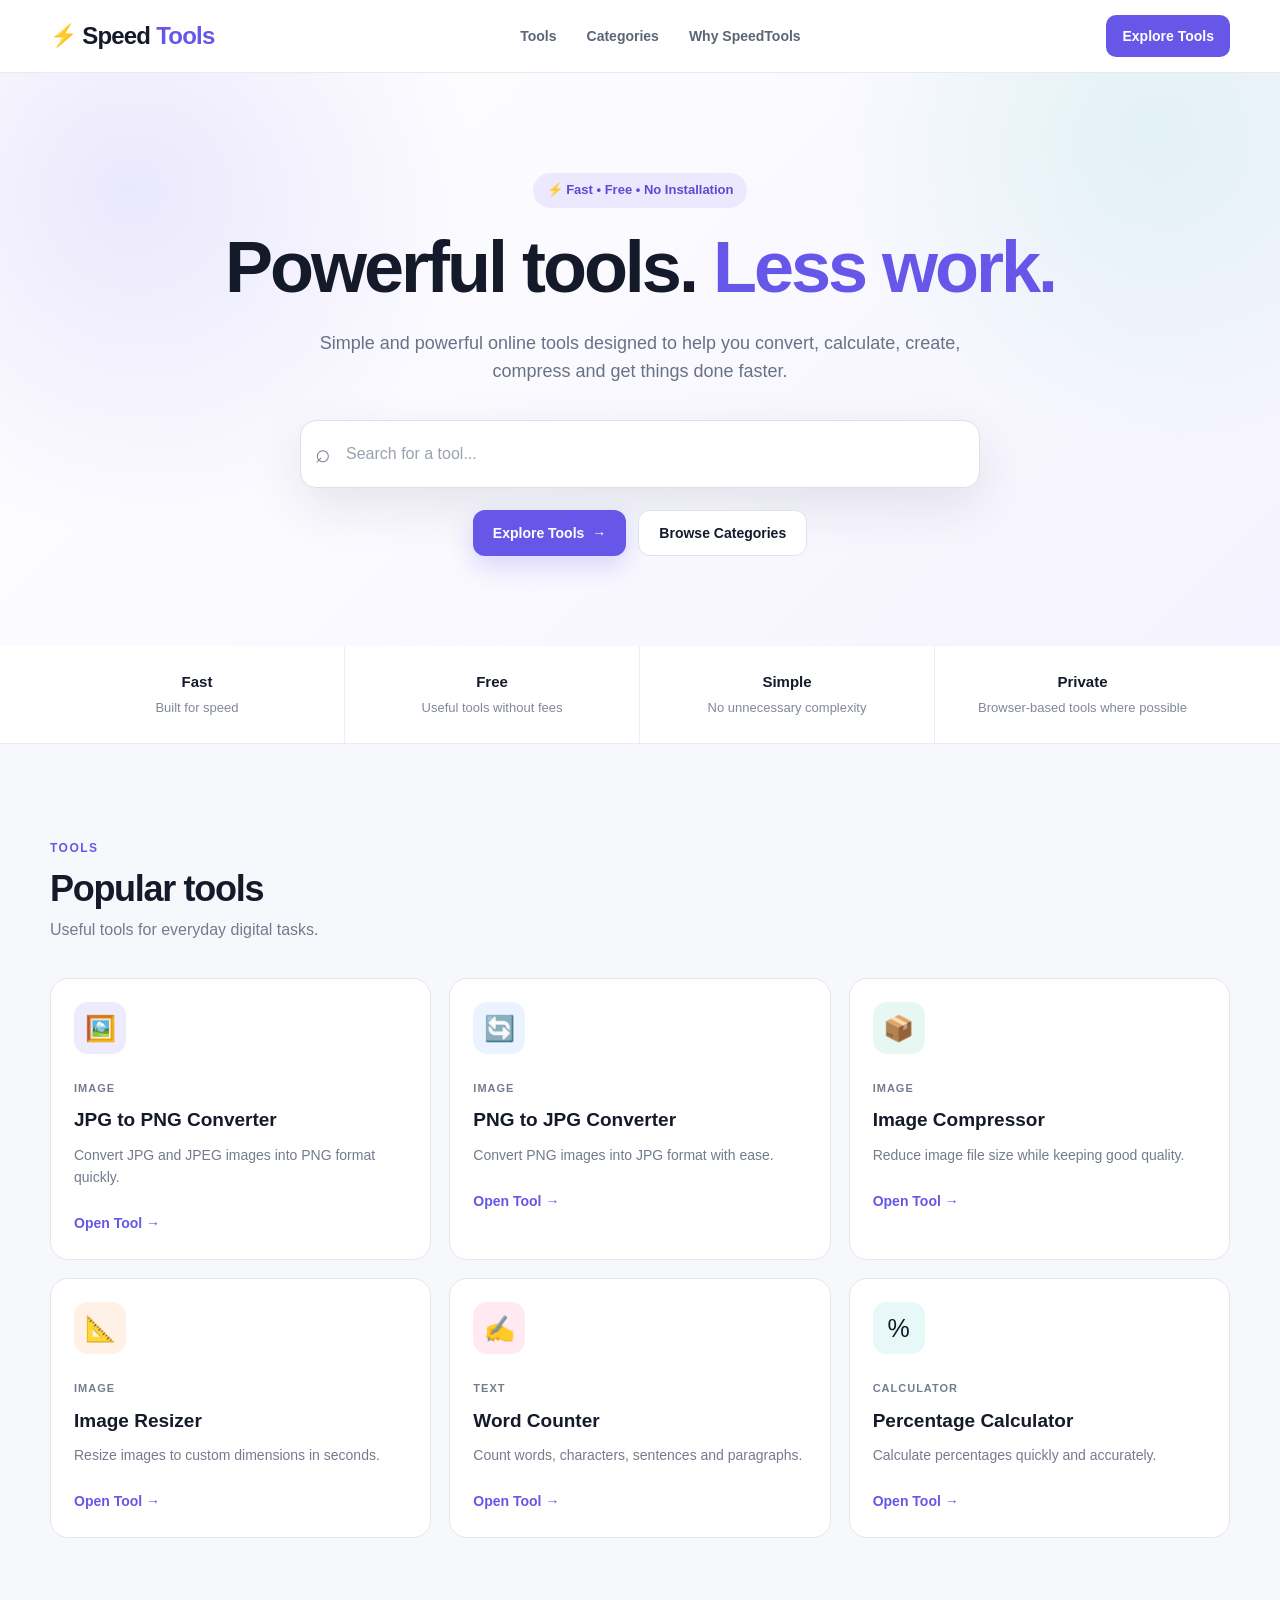
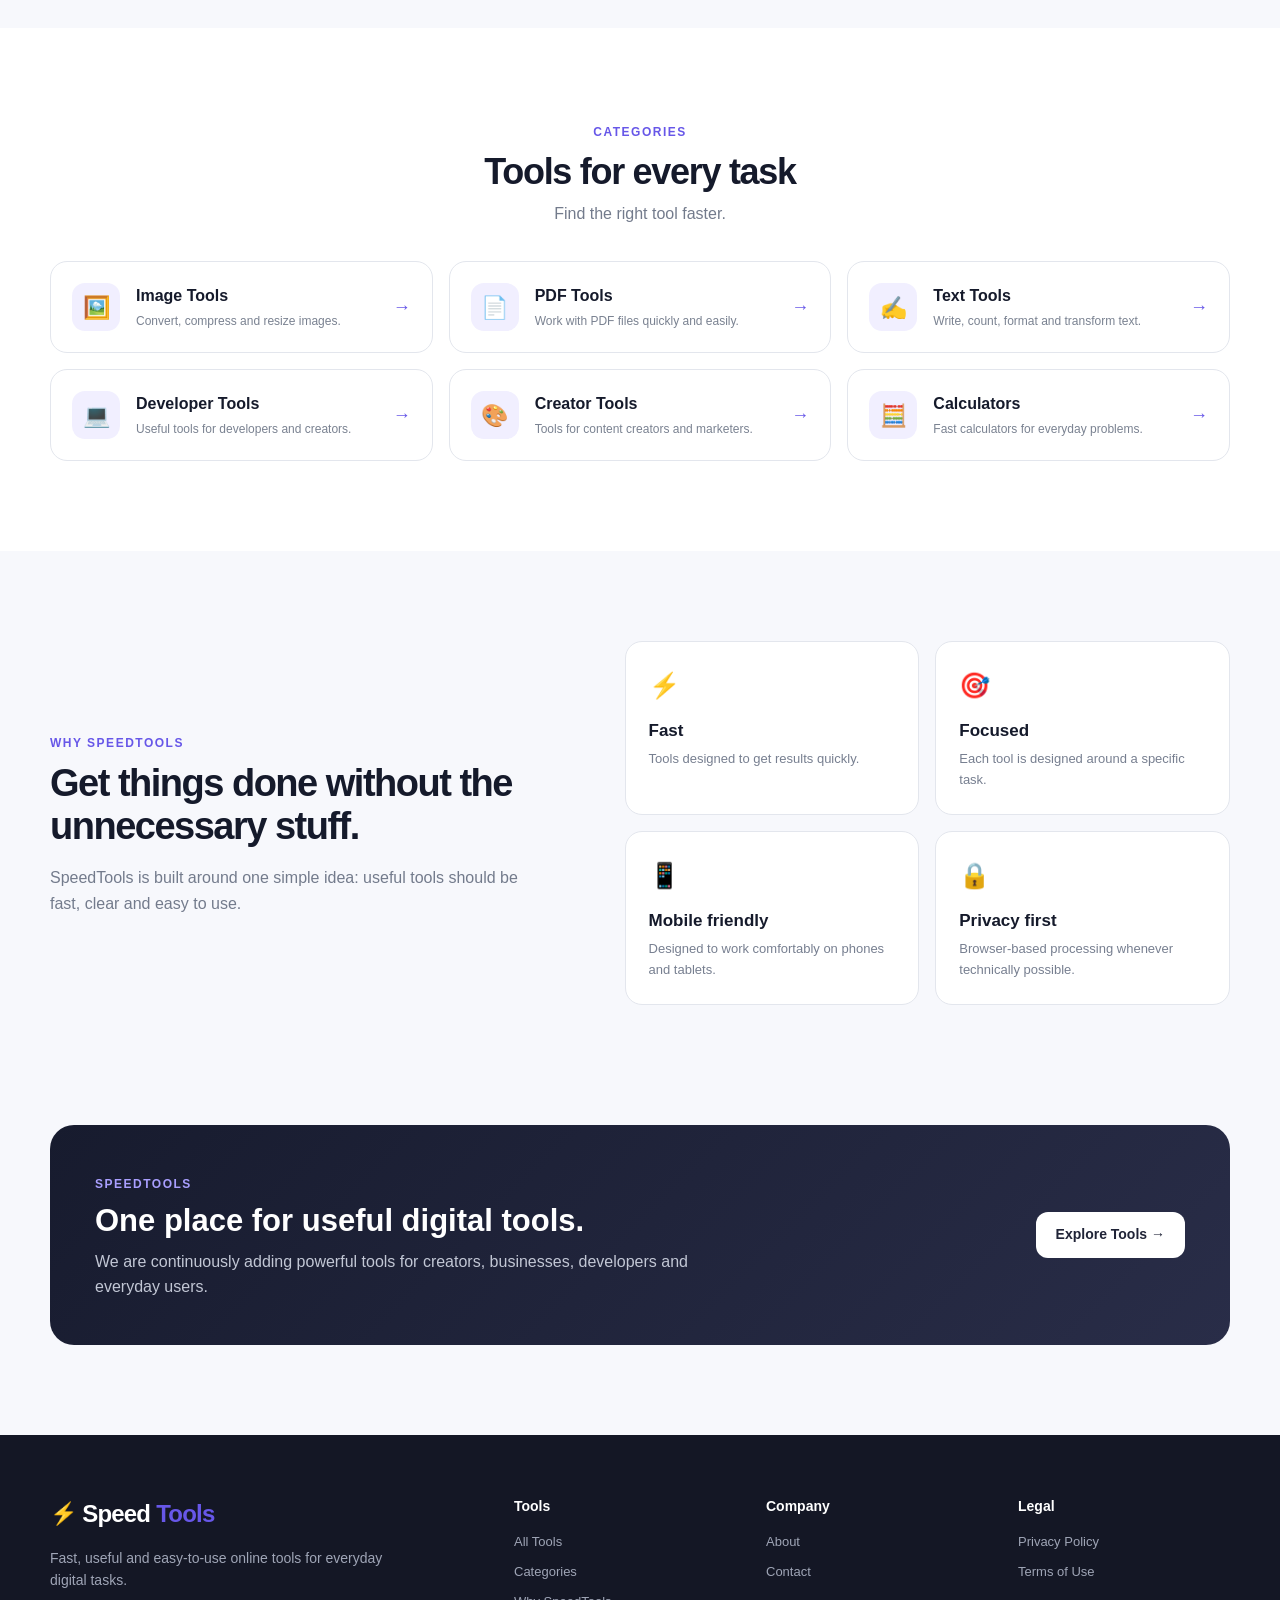
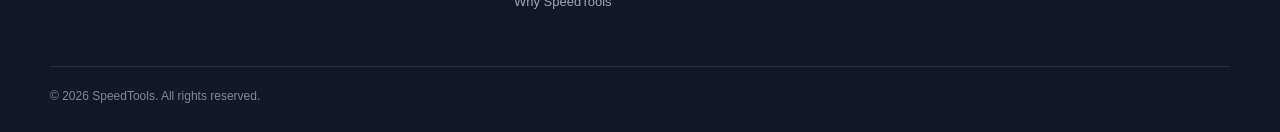
<file: index.html>
<!DOCTYPE html>
<html lang="en">
<head>

<meta charset="UTF-8">
<meta name="viewport" content="width=device-width, initial-scale=1.0">

<title>SpeedTools — Powerful Free Online Tools</title>

<meta
name="description"
content="SpeedTools provides fast, powerful and easy-to-use online tools for creators, businesses, developers and everyday users."
>

<meta
name="keywords"
content="online tools, free tools, image tools, PDF tools, text tools, creator tools, developer tools, calculators"
>

<meta name="robots" content="index, follow">

<link rel="stylesheet" href="css/style.css">

</head>

<body>

<!-- ================= HEADER ================= -->

<header class="site-header">

    <div class="container nav">

        <a href="index.html" class="logo">
            <span class="logo-symbol">⚡</span>
            Speed<span>Tools</span>
        </a>

        <nav class="nav-links">

            <a href="#tools">Tools</a>
            <a href="#categories">Categories</a>
            <a href="#why-us">Why SpeedTools</a>

        </nav>

        <a href="#tools" class="nav-button">
            Explore Tools
        </a>

    </div>

</header>


<!-- ================= HERO ================= -->

<main>

<section class="hero">

    <div class="container hero-content">

        <div class="hero-badge">
            ⚡ Fast • Free • No Installation
        </div>

        <h1>
            Powerful tools.
            <span>Less work.</span>
        </h1>

        <p class="hero-description">
            Simple and powerful online tools designed to help you
            convert, calculate, create, compress and get things done faster.
        </p>


        <div class="hero-search">

            <span class="search-icon">⌕</span>

            <input
                type="search"
                id="toolSearch"
                placeholder="Search for a tool..."
                autocomplete="off"
                aria-label="Search tools"
            >

        </div>


        <div class="hero-actions">

            <a href="#tools" class="button button-primary">
                Explore Tools
                <span>→</span>
            </a>

            <a href="#categories" class="button button-secondary">
                Browse Categories
            </a>

        </div>

    </div>

</section>


<!-- ================= TRUST BAR ================= -->

<section class="trust-section">

    <div class="container trust-grid">

        <div class="trust-item">
            <strong>Fast</strong>
            <span>Built for speed</span>
        </div>

        <div class="trust-item">
            <strong>Free</strong>
            <span>Useful tools without fees</span>
        </div>

        <div class="trust-item">
            <strong>Simple</strong>
            <span>No unnecessary complexity</span>
        </div>

        <div class="trust-item">
            <strong>Private</strong>
            <span>Browser-based tools where possible</span>
        </div>

    </div>

</section>


<!-- ================= POPULAR TOOLS ================= -->

<section id="tools" class="section">

    <div class="container">

        <div class="section-heading">

            <div>

                <span class="section-label">
                    TOOLS
                </span>

                <h2>
                    Popular tools
                </h2>

                <p>
                    Useful tools for everyday digital tasks.
                </p>

            </div>

        </div>


        <div class="tools-grid" id="toolsGrid">


            <!-- TOOL 1 -->

            <article
                class="tool-card"
                data-name="JPG to PNG Converter image converter"
                data-category="image"
            >

                <div class="tool-icon purple">
                    🖼️
                </div>

                <div class="tool-content">

                    <span class="tool-category">
                        Image
                    </span>

                    <h3>
                        JPG to PNG Converter
                    </h3>

                    <p>
                        Convert JPG and JPEG images into PNG format quickly.
                    </p>

                    <a
                        href="tools/jpg-to-png.html"
                        class="tool-button"
                    >
                        Open Tool →
                    </a>

                </div>

            </article>


            <!-- TOOL 2 -->

            <article
                class="tool-card"
                data-name="PNG to JPG Converter image converter"
                data-category="image"
            >

                <div class="tool-icon blue">
                    🔄
                </div>

                <div class="tool-content">

                    <span class="tool-category">
                        Image
                    </span>

                    <h3>
                        PNG to JPG Converter
                    </h3>

                    <p>
                        Convert PNG images into JPG format with ease.
                    </p>

                    <a
                        href="tools/png-to-jpg.html"
                        class="tool-button"
                    >
                        Open Tool →
                    </a>

                </div>

            </article>


            <!-- TOOL 3 -->

            <article
                class="tool-card"
                data-name="Image Compressor compress image"
                data-category="image"
            >

                <div class="tool-icon green">
                    📦
                </div>

                <div class="tool-content">

                    <span class="tool-category">
                        Image
                    </span>

                    <h3>
                        Image Compressor
                    </h3>

                    <p>
                        Reduce image file size while keeping good quality.
                    </p>

                    <a
                        href="tools/image-compressor.html"
                        class="tool-button"
                    >
                        Open Tool →
                    </a>

                </div>

            </article>


            <!-- TOOL 4 -->

            <article
                class="tool-card"
                data-name="Image Resizer resize image"
                data-category="image"
            >

                <div class="tool-icon orange">
                    📐
                </div>

                <div class="tool-content">

                    <span class="tool-category">
                        Image
                    </span>

                    <h3>
                        Image Resizer
                    </h3>

                    <p>
                        Resize images to custom dimensions in seconds.
                    </p>

                    <a
                        href="tools/image-resizer.html"
                        class="tool-button"
                    >
                        Open Tool →
                    </a>

                </div>

            </article>


            <!-- TOOL 5 -->

            <article
                class="tool-card"
                data-name="Word Counter text counter writing"
                data-category="text"
            >

                <div class="tool-icon pink">
                    ✍️
                </div>

                <div class="tool-content">

                    <span class="tool-category">
                        Text
                    </span>

                    <h3>
                        Word Counter
                    </h3>

                    <p>
                        Count words, characters, sentences and paragraphs.
                    </p>

                    <a
                        href="tools/word-counter.html"
                        class="tool-button"
                    >
                        Open Tool →
                    </a>

                </div>

            </article>


            <!-- TOOL 6 -->

            <article
                class="tool-card"
                data-name="Percentage Calculator calculator"
                data-category="calculator"
            >

                <div class="tool-icon teal">
                    %
                </div>

                <div class="tool-content">

                    <span class="tool-category">
                        Calculator
                    </span>

                    <h3>
                        Percentage Calculator
                    </h3>

                    <p>
                        Calculate percentages quickly and accurately.
                    </p>

                    <a
                        href="tools/percentage-calculator.html"
                        class="tool-button"
                    >
                        Open Tool →
                    </a>

                </div>

            </article>


        </div>


        <div id="noResults" class="no-results">

            <div class="no-results-icon">
                🔎
            </div>

            <h3>
                No tools found
            </h3>

            <p>
                Try another search term.
            </p>

        </div>


    </div>

</section>


<!-- ================= CATEGORIES ================= -->

<section id="categories" class="section categories-section">

    <div class="container">

        <div class="section-heading centered">

            <span class="section-label">
                CATEGORIES
            </span>

            <h2>
                Tools for every task
            </h2>

            <p>
                Find the right tool faster.
            </p>

        </div>


        <div class="category-grid">


            <a href="#tools" class="category-card">

                <div class="category-icon">
                    🖼️
                </div>

                <div>
                    <h3>Image Tools</h3>
                    <p>Convert, compress and resize images.</p>
                </div>

                <span>→</span>

            </a>


            <a href="#tools" class="category-card">

                <div class="category-icon">
                    📄
                </div>

                <div>
                    <h3>PDF Tools</h3>
                    <p>Work with PDF files quickly and easily.</p>
                </div>

                <span>→</span>

            </a>


            <a href="#tools" class="category-card">

                <div class="category-icon">
                    ✍️
                </div>

                <div>
                    <h3>Text Tools</h3>
                    <p>Write, count, format and transform text.</p>
                </div>

                <span>→</span>

            </a>


            <a href="#tools" class="category-card">

                <div class="category-icon">
                    💻
                </div>

                <div>
                    <h3>Developer Tools</h3>
                    <p>Useful tools for developers and creators.</p>
                </div>

                <span>→</span>

            </a>


            <a href="#tools" class="category-card">

                <div class="category-icon">
                    🎨
                </div>

                <div>
                    <h3>Creator Tools</h3>
                    <p>Tools for content creators and marketers.</p>
                </div>

                <span>→</span>

            </a>


            <a href="#tools" class="category-card">

                <div class="category-icon">
                    🧮
                </div>

                <div>
                    <h3>Calculators</h3>
                    <p>Fast calculators for everyday problems.</p>
                </div>

                <span>→</span>

            </a>


        </div>

    </div>

</section>


<!-- ================= WHY US ================= -->

<section id="why-us" class="section why-section">

    <div class="container">

        <div class="why-layout">

            <div class="why-text">

                <span class="section-label">
                    WHY SPEEDTOOLS
                </span>

                <h2>
                    Get things done without the unnecessary stuff.
                </h2>

                <p>
                    SpeedTools is built around one simple idea:
                    useful tools should be fast, clear and easy to use.
                </p>

            </div>


            <div class="benefits-grid">


                <div class="benefit">

                    <div class="benefit-icon">
                        ⚡
                    </div>

                    <h3>
                        Fast
                    </h3>

                    <p>
                        Tools designed to get results quickly.
                    </p>

                </div>


                <div class="benefit">

                    <div class="benefit-icon">
                        🎯
                    </div>

                    <h3>
                        Focused
                    </h3>

                    <p>
                        Each tool is designed around a specific task.
                    </p>

                </div>


                <div class="benefit">

                    <div class="benefit-icon">
                        📱
                    </div>

                    <h3>
                        Mobile friendly
                    </h3>

                    <p>
                        Designed to work comfortably on phones and tablets.
                    </p>

                </div>


                <div class="benefit">

                    <div class="benefit-icon">
                        🔒
                    </div>

                    <h3>
                        Privacy first
                    </h3>

                    <p>
                        Browser-based processing whenever technically possible.
                    </p>

                </div>


            </div>

        </div>

    </div>

</section>


<!-- ================= CTA ================= -->

<section class="cta-section">

    <div class="container">

        <div class="cta-box">

            <div>

                <span class="section-label">
                    SPEEDTOOLS
                </span>

                <h2>
                    One place for useful digital tools.
                </h2>

                <p>
                    We are continuously adding powerful tools
                    for creators, businesses, developers and everyday users.
                </p>

            </div>

            <a href="#tools" class="button button-light">
                Explore Tools →
            </a>

        </div>

    </div>

</section>

</main>


<!-- ================= FOOTER ================= -->

<footer class="footer">

    <div class="container">

        <div class="footer-grid">


            <div class="footer-brand">

                <a href="index.html" class="logo footer-logo">
                    <span class="logo-symbol">⚡</span>
                    Speed<span>Tools</span>
                </a>

                <p>
                    Fast, useful and easy-to-use online tools
                    for everyday digital tasks.
                </p>

            </div>


            <div class="footer-column">

                <h4>Tools</h4>

                <a href="#tools">All Tools</a>
                <a href="#categories">Categories</a>
                <a href="#why-us">Why SpeedTools</a>

            </div>


            <div class="footer-column">

                <h4>Company</h4>

                <a href="#">About</a>
                <a href="#">Contact</a>

            </div>


            <div class="footer-column">

                <h4>Legal</h4>

                <a href="#">Privacy Policy</a>
                <a href="#">Terms of Use</a>

            </div>


        </div>


        <div class="footer-bottom">

            <span>
                © 2026 SpeedTools. All rights reserved.
            </span>

        </div>

    </div>

</footer>


<script src="js/app.js"></script>

</body>
</html>
<!-- SpeedTools deployment refresh -->
</file>
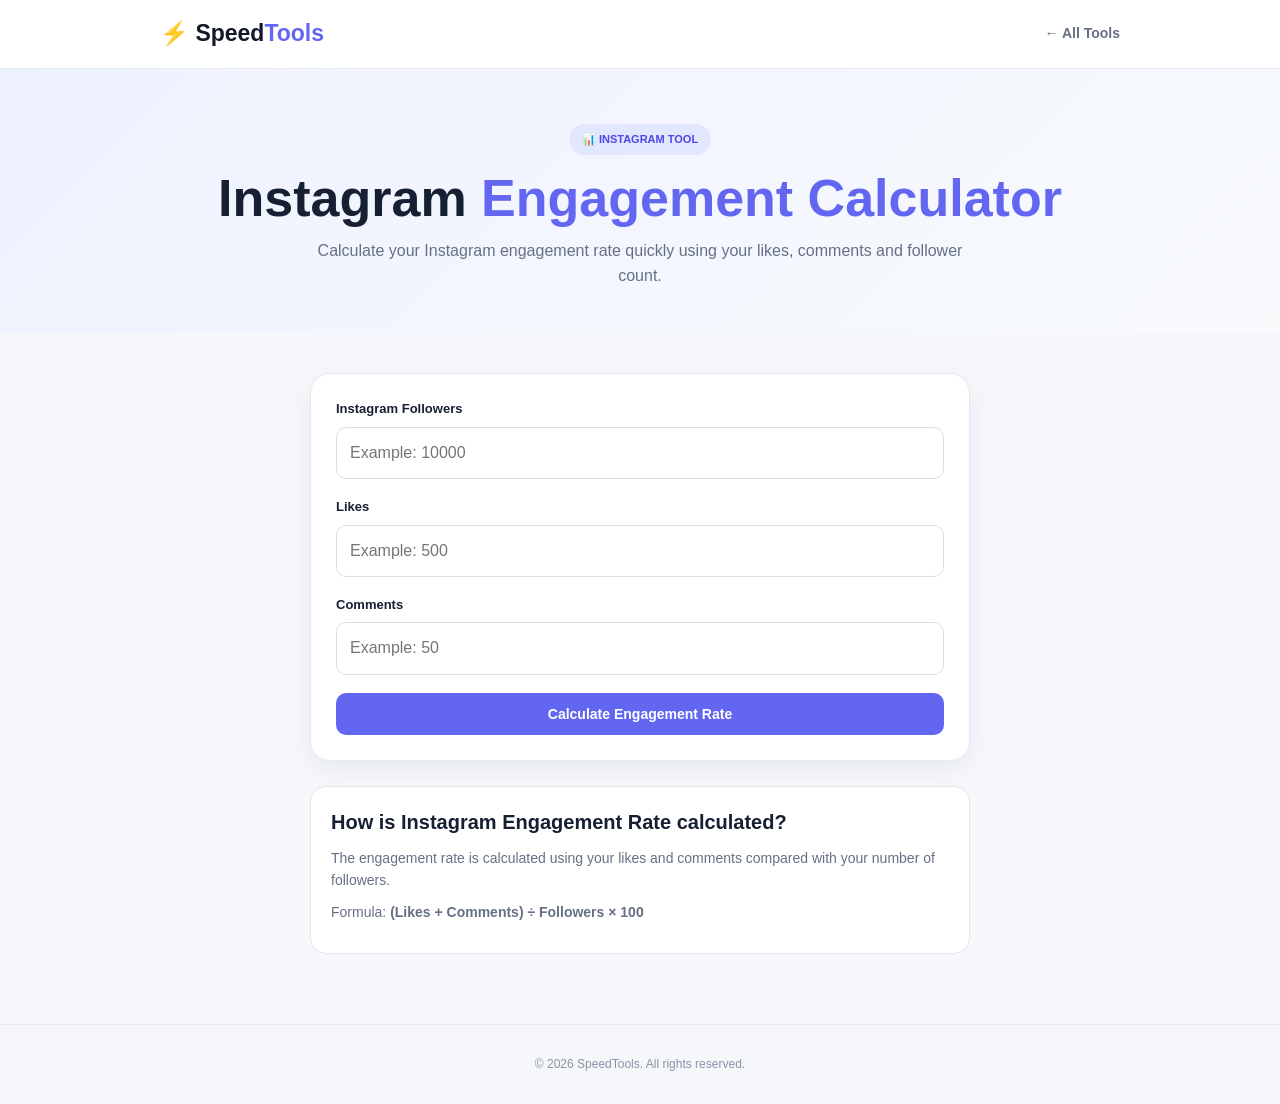
<file: instagram-engagement.html>
<!DOCTYPE html>
<html lang="en">
<head>

<meta charset="UTF-8">
<meta name="viewport" content="width=device-width, initial-scale=1.0">

<title>Instagram Engagement Calculator - SpeedTools</title>

<meta name="description"
content="Free Instagram Engagement Calculator. Calculate your Instagram engagement rate from likes, comments and followers.">

<style>

*{
  box-sizing:border-box;
  margin:0;
  padding:0;
}

body{
  font-family:Inter,Arial,sans-serif;
  background:#f5f7fb;
  color:#172033;
  line-height:1.55;
}

header{
  background:#fff;
  border-bottom:1px solid #e6eaf0;
}

.nav{
  max-width:1000px;
  margin:auto;
  padding:16px 20px;
  display:flex;
  justify-content:space-between;
  align-items:center;
}

.logo{
  text-decoration:none;
  color:#111827;
  font-size:23px;
  font-weight:900;
}

.logo span{
  color:#6366f1;
}

.back{
  text-decoration:none;
  color:#667085;
  font-weight:800;
  font-size:14px;
}

.hero{
  text-align:center;
  padding:55px 20px 45px;
  background:linear-gradient(135deg,#eef2ff,#f8fafc);
}

.badge{
  display:inline-block;
  background:#e0e7ff;
  color:#4f46e5;
  padding:7px 13px;
  border-radius:30px;
  font-size:11px;
  font-weight:900;
  margin-bottom:15px;
}

.hero h1{
  font-size:clamp(32px,6vw,52px);
  line-height:1.1;
  margin-bottom:12px;
}

.hero h1 span{
  color:#6366f1;
}

.hero p{
  max-width:650px;
  margin:auto;
  color:#667085;
  font-size:16px;
}

.container{
  max-width:700px;
  margin:auto;
  padding:40px 20px 70px;
}

.calculator{
  background:#fff;
  border:1px solid #e4e8ef;
  border-radius:20px;
  padding:25px;
  box-shadow:0 8px 25px rgba(20,30,50,.06);
}

.field{
  margin-bottom:18px;
}

.field label{
  display:block;
  font-size:13px;
  font-weight:800;
  margin-bottom:7px;
}

.field input{
  width:100%;
  padding:13px;
  border:1px solid #d9dee8;
  border-radius:10px;
  font:inherit;
  outline:none;
}

.field input:focus{
  border-color:#6366f1;
}

button{
  width:100%;
  border:none;
  background:#6366f1;
  color:#fff;
  padding:13px;
  border-radius:10px;
  font-size:14px;
  font-weight:900;
  cursor:pointer;
}

button:hover{
  background:#4f46e5;
}

.result{
  display:none;
  margin-top:22px;
  padding:25px;
  background:#f8f9ff;
  border:1px solid #e0e7ff;
  border-radius:15px;
  text-align:center;
}

.result-title{
  color:#667085;
  font-size:13px;
  margin-bottom:5px;
}

.rate{
  font-size:42px;
  font-weight:900;
  color:#6366f1;
}

.message{
  margin-top:8px;
  color:#667085;
  font-size:13px;
}

.info{
  margin-top:25px;
  background:#fff;
  border:1px solid #e5e7eb;
  border-radius:16px;
  padding:20px;
}

.info h2{
  font-size:20px;
  margin-bottom:10px;
}

.info p{
  color:#667085;
  font-size:14px;
  margin-bottom:10px;
}

footer{
  border-top:1px solid #e6eaf0;
  padding:30px 20px;
  text-align:center;
  color:#8a94a6;
  font-size:12px;
}

</style>

</head>

<body>

<header>

  <div class="nav">

    <a class="logo" href="index.html">
      ⚡ Speed<span>Tools</span>
    </a>

    <a class="back" href="tools.html">
      ← All Tools
    </a>

  </div>

</header>


<section class="hero">

  <div class="badge">
    📊 INSTAGRAM TOOL
  </div>

  <h1>
    Instagram <span>Engagement Calculator</span>
  </h1>

  <p>
    Calculate your Instagram engagement rate quickly using your likes,
    comments and follower count.
  </p>

</section>


<main class="container">


  <div class="calculator">


    <div class="field">

      <label for="followers">
        Instagram Followers
      </label>

      <input
        type="number"
        id="followers"
        placeholder="Example: 10000"
        min="1"
      >

    </div>


    <div class="field">

      <label for="likes">
        Likes
      </label>

      <input
        type="number"
        id="likes"
        placeholder="Example: 500"
        min="0"
      >

    </div>


    <div class="field">

      <label for="comments">
        Comments
      </label>

      <input
        type="number"
        id="comments"
        placeholder="Example: 50"
        min="0"
      >

    </div>


    <button onclick="calculateEngagement()">
      Calculate Engagement Rate
    </button>


    <div class="result" id="result">

      <div class="result-title">
        Your Instagram Engagement Rate
      </div>

      <div class="rate" id="rate">
        0%
      </div>

      <div class="message" id="message">
      </div>

    </div>

  </div>


  <div class="info">

    <h2>
      How is Instagram Engagement Rate calculated?
    </h2>

    <p>
      The engagement rate is calculated using your likes and comments
      compared with your number of followers.
    </p>

    <p>
      Formula:
      <strong>
        (Likes + Comments) ÷ Followers × 100
      </strong>
    </p>

  </div>


</main>


<footer>

  © 2026 SpeedTools. All rights reserved.

</footer>


<script>

function calculateEngagement(){

  const followers =
    Number(document.getElementById("followers").value);

  const likes =
    Number(document.getElementById("likes").value);

  const comments =
    Number(document.getElementById("comments").value);


  if(
    followers <= 0 ||
    likes < 0 ||
    comments < 0
  ){

    alert("Please enter valid numbers.");

    return;

  }


  const engagement =
    ((likes + comments) / followers) * 100;


  document.getElementById("rate").textContent =
    engagement.toFixed(2) + "%";


  let message = "";


  if(engagement < 1){

    message = "Low engagement rate.";

  }
  else if(engagement < 3){

    message = "Average engagement rate.";

  }
  else if(engagement < 6){

    message = "Good engagement rate.";

  }
  else{

    message = "Excellent engagement rate!";

  }


  document.getElementById("message").textContent =
    message;


  document.getElementById("result").style.display =
    "block";

}

</script>

</body>
    </html>
</file>
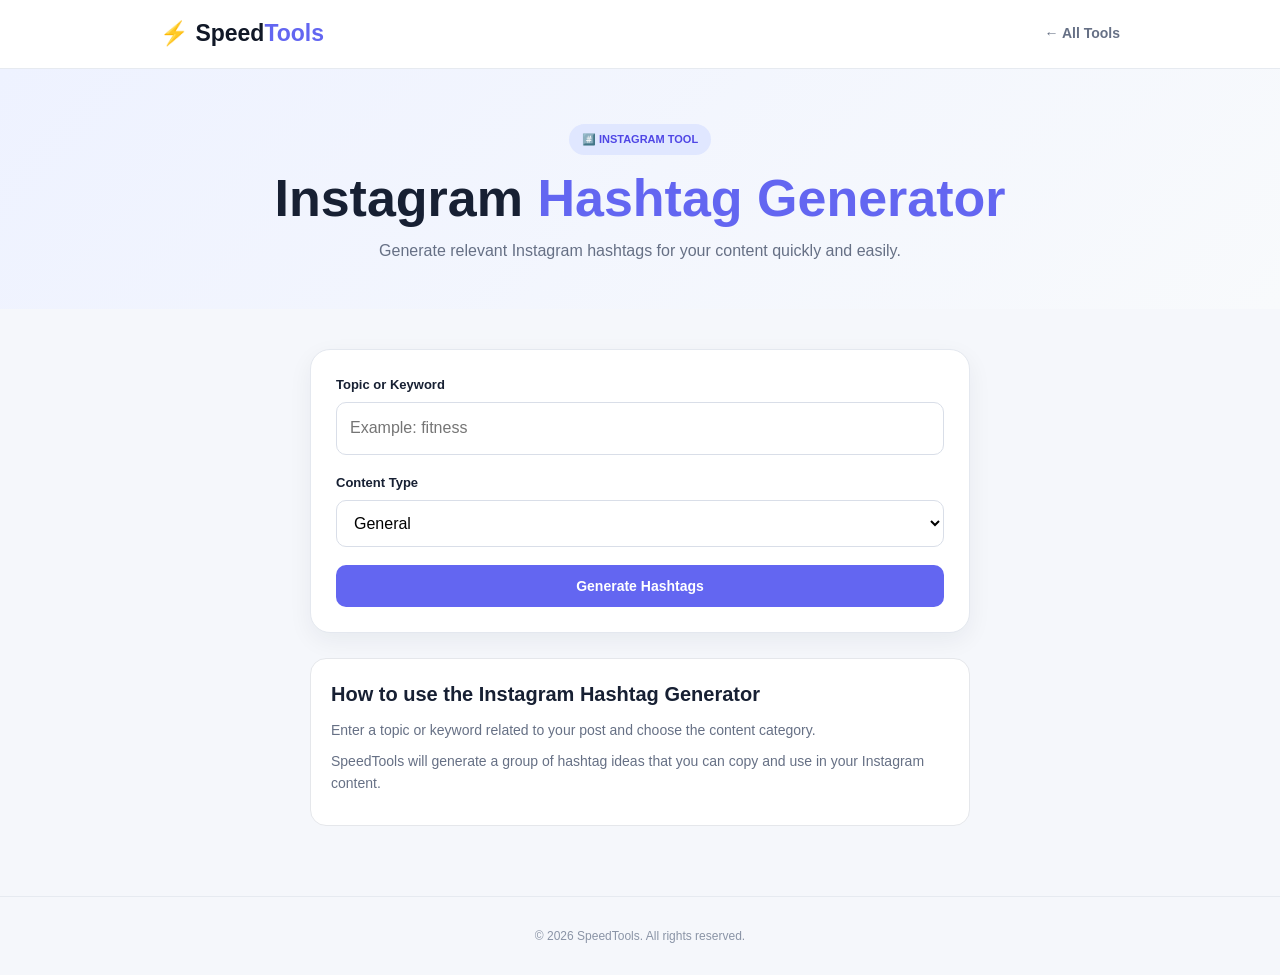
<file: instagram-hashtag-generator.html>
<!DOCTYPE html>
<html lang="en">
<head>

<meta charset="UTF-8">
<meta name="viewport" content="width=device-width, initial-scale=1.0">

<title>Instagram Hashtag Generator - SpeedTools</title>

<meta name="description"
content="Free Instagram Hashtag Generator. Generate relevant hashtags for your Instagram posts quickly.">

<style>

*{
  box-sizing:border-box;
  margin:0;
  padding:0;
}

body{
  font-family:Inter,Arial,sans-serif;
  background:#f5f7fb;
  color:#172033;
  line-height:1.55;
}

header{
  background:#fff;
  border-bottom:1px solid #e6eaf0;
}

.nav{
  max-width:1000px;
  margin:auto;
  padding:16px 20px;
  display:flex;
  justify-content:space-between;
  align-items:center;
}

.logo{
  text-decoration:none;
  color:#111827;
  font-size:23px;
  font-weight:900;
}

.logo span{
  color:#6366f1;
}

.back{
  text-decoration:none;
  color:#667085;
  font-weight:800;
  font-size:14px;
}

.hero{
  text-align:center;
  padding:55px 20px 45px;
  background:linear-gradient(135deg,#eef2ff,#f8fafc);
}

.badge{
  display:inline-block;
  background:#e0e7ff;
  color:#4f46e5;
  padding:7px 13px;
  border-radius:30px;
  font-size:11px;
  font-weight:900;
  margin-bottom:15px;
}

.hero h1{
  font-size:clamp(32px,6vw,52px);
  line-height:1.1;
  margin-bottom:12px;
}

.hero h1 span{
  color:#6366f1;
}

.hero p{
  max-width:650px;
  margin:auto;
  color:#667085;
  font-size:16px;
}

.container{
  max-width:700px;
  margin:auto;
  padding:40px 20px 70px;
}

.generator{
  background:#fff;
  border:1px solid #e4e8ef;
  border-radius:20px;
  padding:25px;
  box-shadow:0 8px 25px rgba(20,30,50,.06);
}

.field{
  margin-bottom:18px;
}

.field label{
  display:block;
  font-size:13px;
  font-weight:800;
  margin-bottom:7px;
}

.field input,
.field select{
  width:100%;
  padding:13px;
  border:1px solid #d9dee8;
  border-radius:10px;
  font:inherit;
  outline:none;
  background:#fff;
}

.field input:focus,
.field select:focus{
  border-color:#6366f1;
}

button{
  width:100%;
  border:none;
  background:#6366f1;
  color:#fff;
  padding:13px;
  border-radius:10px;
  font-size:14px;
  font-weight:900;
  cursor:pointer;
}

button:hover{
  background:#4f46e5;
}

.result{
  display:none;
  margin-top:22px;
  padding:20px;
  background:#f8f9ff;
  border:1px solid #e0e7ff;
  border-radius:15px;
}

.result-top{
  display:flex;
  justify-content:space-between;
  align-items:center;
  gap:10px;
  margin-bottom:12px;
}

.result-title{
  font-size:14px;
  font-weight:900;
}

.copy-btn{
  width:auto;
  padding:8px 13px;
  font-size:12px;
}

.hashtags{
  background:#fff;
  border:1px solid #e5e7eb;
  border-radius:12px;
  padding:15px;
  color:#4f46e5;
  font-size:14px;
  line-height:1.9;
  word-break:break-word;
}

.info{
  margin-top:25px;
  background:#fff;
  border:1px solid #e5e7eb;
  border-radius:16px;
  padding:20px;
}

.info h2{
  font-size:20px;
  margin-bottom:10px;
}

.info p{
  color:#667085;
  font-size:14px;
  margin-bottom:10px;
}

footer{
  border-top:1px solid #e6eaf0;
  padding:30px 20px;
  text-align:center;
  color:#8a94a6;
  font-size:12px;
}

</style>

</head>

<body>

<header>

  <div class="nav">

    <a class="logo" href="index.html">
      ⚡ Speed<span>Tools</span>
    </a>

    <a class="back" href="tools.html">
      ← All Tools
    </a>

  </div>

</header>


<section class="hero">

  <div class="badge">
    #️⃣ INSTAGRAM TOOL
  </div>

  <h1>
    Instagram <span>Hashtag Generator</span>
  </h1>

  <p>
    Generate relevant Instagram hashtags for your content quickly and easily.
  </p>

</section>


<main class="container">

  <div class="generator">

    <div class="field">

      <label for="topic">
        Topic or Keyword
      </label>

      <input
        type="text"
        id="topic"
        placeholder="Example: fitness"
        autocomplete="off"
      >

    </div>


    <div class="field">

      <label for="type">
        Content Type
      </label>

      <select id="type">

        <option value="general">
          General
        </option>

        <option value="fitness">
          Fitness
        </option>

        <option value="fashion">
          Fashion
        </option>

        <option value="food">
          Food
        </option>

        <option value="travel">
          Travel
        </option>

        <option value="business">
          Business
        </option>

        <option value="beauty">
          Beauty
        </option>

      </select>

    </div>


    <button onclick="generateHashtags()">
      Generate Hashtags
    </button>


    <div class="result" id="result">

      <div class="result-top">

        <div class="result-title">
          Generated Hashtags
        </div>

        <button
          class="copy-btn"
          onclick="copyHashtags()">
          Copy
        </button>

      </div>

      <div
        class="hashtags"
        id="hashtags">
      </div>

    </div>

  </div>


  <div class="info">

    <h2>
      How to use the Instagram Hashtag Generator
    </h2>

    <p>
      Enter a topic or keyword related to your post and choose
      the content category.
    </p>

    <p>
      SpeedTools will generate a group of hashtag ideas that you
      can copy and use in your Instagram content.
    </p>

  </div>

</main>


<footer>

  © 2026 SpeedTools. All rights reserved.

</footer>


<script>

const hashtagSets = {

  general: [
    "instagram",
    "instagood",
    "photooftheday",
    "instadaily",
    "explore",
    "explorepage",
    "contentcreator",
    "socialmedia",
    "viral",
    "trending"
  ],

  fitness: [
    "fitness",
    "fitnessmotivation",
    "workout",
    "gym",
    "gymmotivation",
    "fitlife",
    "health",
    "training",
    "bodybuilding",
    "fitfam"
  ],

  fashion: [
    "fashion",
    "fashionstyle",
    "style",
    "fashionblogger",
    "ootd",
    "outfit",
    "streetstyle",
    "fashioninspo",
    "clothing",
    "trend"
  ],

  food: [
    "food",
    "foodie",
    "foodphotography",
    "instafood",
    "foodlover",
    "recipe",
    "cooking",
    "delicious",
    "homemade",
    "foodblogger"
  ],

  travel: [
    "travel",
    "travelgram",
    "travelphotography",
    "wanderlust",
    "vacation",
    "adventure",
    "explore",
    "travelblogger",
    "trip",
    "beautifuldestinations"
  ],

  business: [
    "business",
    "entrepreneur",
    "entrepreneurship",
    "businessowner",
    "marketing",
    "digitalmarketing",
    "smallbusiness",
    "success",
    "startup",
    "money"
  ],

  beauty: [
    "beauty",
    "beautytips",
    "makeup",
    "makeuptutorial",
    "skincare",
    "beautyblogger",
    "cosmetics",
    "glowingskin",
    "selfcare",
    "beautycommunity"
  ]

};


function cleanTopic(topic){

  return topic
    .toLowerCase()
    .trim()
    .replace(/[^a-zA-Z0-9]+/g,"")
    .substring(0,30);

}


function generateHashtags(){

  const topicInput =
    document.getElementById("topic").value;

  const type =
    document.getElementById("type").value;


  const topic =
    cleanTopic(topicInput);


  if(!topic){

    alert("Please enter a topic or keyword.");

    return;

  }


  const baseHashtags =
    hashtagSets[type] || hashtagSets.general;


  const topicHashtags = [

    topic,
    topic + "instagram",
    topic + "daily",
    topic + "tips",
    topic + "community",
    topic + "content",
    topic + "inspo",
    topic + "blogger",
    topic + "creator",
    topic + "life"

  ];


  const allHashtags = [

    ...topicHashtags,
    ...baseHashtags

  ];


  const uniqueHashtags =
    [...new Set(allHashtags)];


  const finalHashtags =
    uniqueHashtags
      .slice(0,20)
      .map(tag => "#" + tag)
      .join(" ");


  document.getElementById("hashtags").textContent =
    finalHashtags;


  document.getElementById("result").style.display =
    "block";

}


function copyHashtags(){

  const text =
    document.getElementById("hashtags").textContent;


  navigator.clipboard.writeText(text)
    .then(function(){

      alert("Hashtags copied!");

    })
    .catch(function(){

      alert("Copy failed. Please copy the hashtags manually.");

    });

}

</script>

</body>
  </html>
</file>
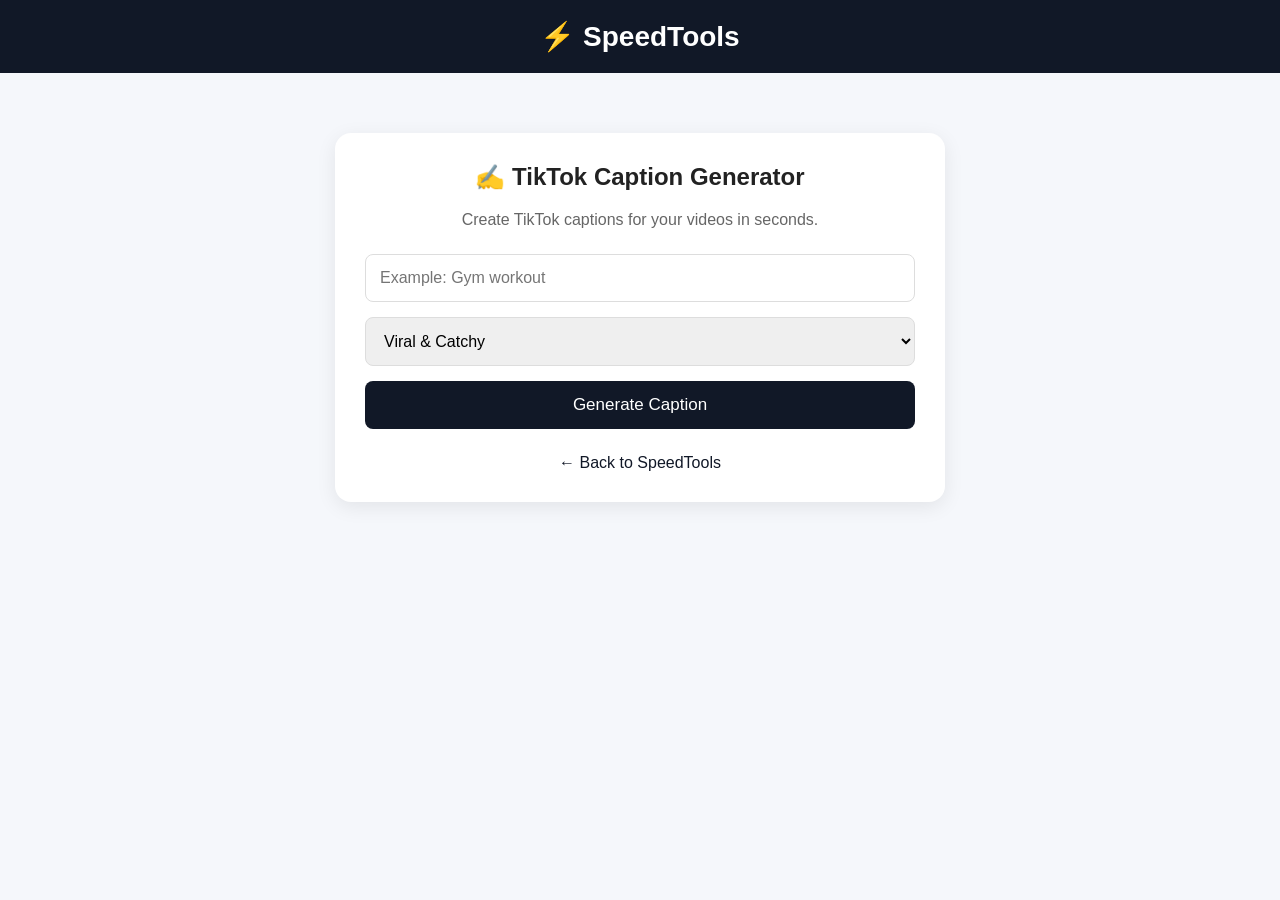
<file: tiktok-caption-generator.html>
<!DOCTYPE html>
<html lang="en">
<head>
<meta charset="UTF-8">
<meta name="viewport" content="width=device-width, initial-scale=1.0">

<title>TikTok Caption Generator - SpeedTools</title>

<style>
* {
    box-sizing: border-box;
}

body {
    margin: 0;
    font-family: Arial, sans-serif;
    background: #f5f7fb;
    color: #222;
}

header {
    background: #111827;
    color: white;
    padding: 20px;
    text-align: center;
}

header h1 {
    margin: 0;
    font-size: 28px;
}

.container {
    max-width: 650px;
    margin: 40px auto;
    padding: 20px;
}

.card {
    background: white;
    padding: 30px;
    border-radius: 16px;
    box-shadow: 0 5px 20px rgba(0,0,0,0.08);
}

h2 {
    text-align: center;
    margin-top: 0;
}

.description {
    text-align: center;
    color: #666;
    margin-bottom: 25px;
}

input, select {
    width: 100%;
    padding: 14px;
    border: 1px solid #ddd;
    border-radius: 8px;
    font-size: 16px;
    margin-bottom: 15px;
}

button {
    width: 100%;
    padding: 14px;
    border: none;
    border-radius: 8px;
    background: #111827;
    color: white;
    font-size: 17px;
    cursor: pointer;
}

.result {
    display: none;
    margin-top: 25px;
    padding: 20px;
    background: #f1f5f9;
    border-radius: 10px;
    line-height: 1.8;
}

.copy {
    background: #16a34a;
    margin-top: 15px;
}

.back {
    display: block;
    text-align: center;
    margin-top: 25px;
    color: #111827;
    text-decoration: none;
}
</style>
</head>

<body>

<header>
    <h1>⚡ SpeedTools</h1>
</header>

<div class="container">

<div class="card">

<h2>✍️ TikTok Caption Generator</h2>

<p class="description">
Create TikTok captions for your videos in seconds.
</p>

<input
type="text"
id="topic"
placeholder="Example: Gym workout"
>

<select id="style">
<option value="viral">Viral & Catchy</option>
<option value="funny">Funny</option>
<option value="motivational">Motivational</option>
<option value="simple">Simple</option>
</select>

<button onclick="generateCaption()">
Generate Caption
</button>

<div class="result" id="result"></div>

<button
class="copy"
id="copyButton"
onclick="copyCaption()"
style="display:none;">
📋 Copy Caption
</button>

<a class="back" href="index.html">
← Back to SpeedTools
</a>

</div>

</div>

<script>

function generateCaption() {

let topic =
document.getElementById("topic").value.trim();

let style =
document.getElementById("style").value;

if (topic === "") {
alert("Please enter a topic.");
return;
}

let captions = {

viral: [
"Wait until you see this 👀🔥 #" + topic.replace(/\s+/g,""),
"This changed everything! 🚀🔥",
"POV: You finally discovered this 😳",
"You need to see this before everyone else does 👀",
"Can you believe this? 🤯🔥"
],

funny: [
"Well... that escalated quickly 😂",
"I definitely planned that 😅",
"Nobody warned me about this 😂",
"Me pretending everything is under control 🤣",
"Why did I actually do this? 😂"
],

motivational: [
"Keep going. Your future self will thank you 💪",
"Small steps every day. 🔥",
"Don't stop until you're proud.",
"Your only limit is the one you set.",
"Progress takes time. Keep moving forward 🚀"
],

simple: [
"Just sharing this with you ✨",
"Hope you enjoy this one ❤️",
"Here's today's video!",
"Let me know what you think 👇",
"More coming soon 🔥"
]

};

let list = captions[style];

let caption =
list[Math.floor(Math.random() * list.length)];

caption +=
"\n\n#" +
topic.replace(/\s+/g,"") +
" #fyp #foryou #viral #tiktok";

document.getElementById("result").innerText =
caption;

document.getElementById("result").style.display =
"block";

document.getElementById("copyButton").style.display =
"block";

}

function copyCaption() {

let text =
document.getElementById("result").innerText;

navigator.clipboard.writeText(text);

alert("Caption copied!");

}

</script>

</body>
  </html>
</file>
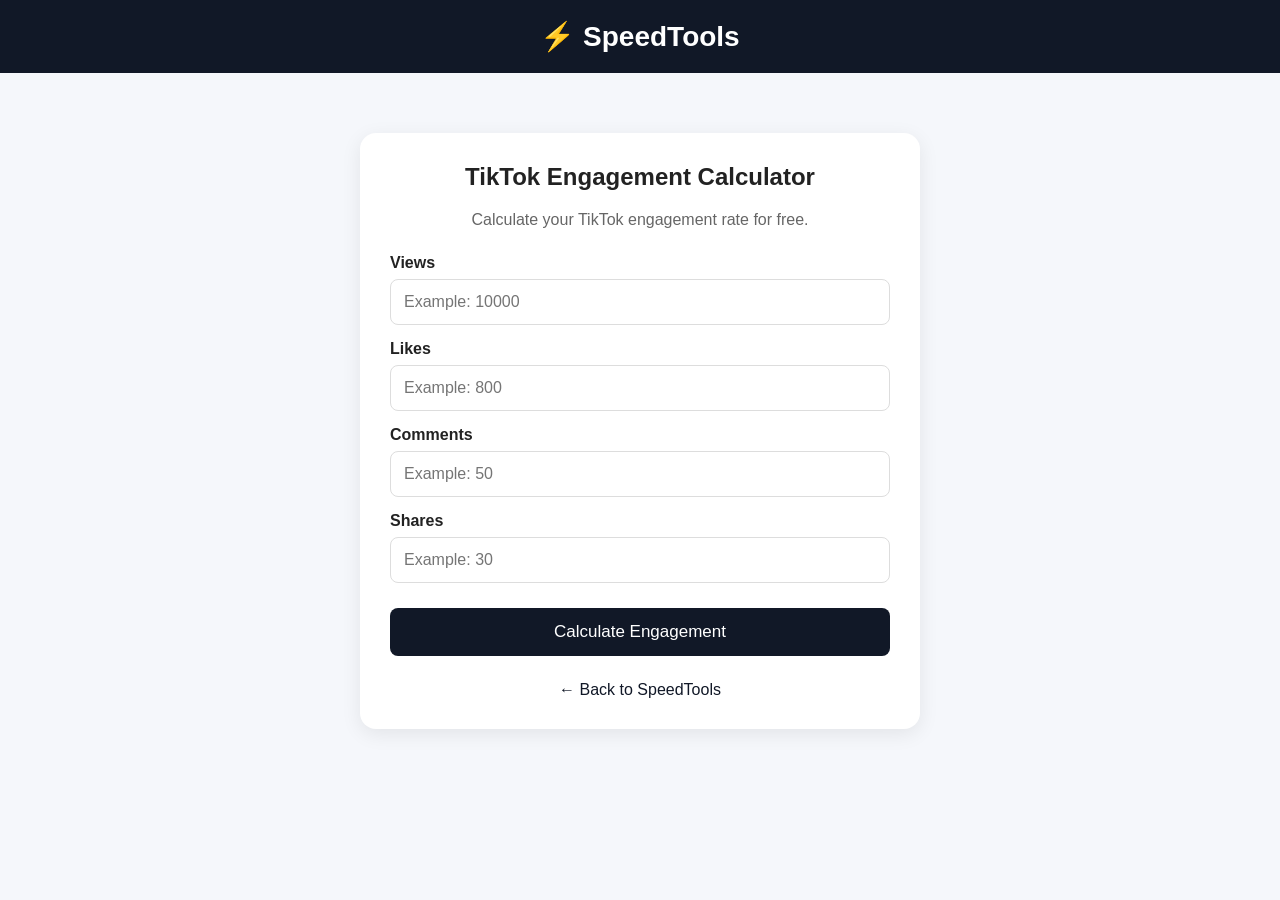
<file: tiktok-engagement.html>
<!DOCTYPE html>
<html lang="en">
<head>
<meta charset="UTF-8">
<meta name="viewport" content="width=device-width, initial-scale=1.0">
<title>TikTok Engagement Calculator - SpeedTools</title>

<style>
* {
    box-sizing: border-box;
}

body {
    margin: 0;
    font-family: Arial, sans-serif;
    background: #f5f7fb;
    color: #222;
}

header {
    background: #111827;
    color: white;
    padding: 20px;
    text-align: center;
}

header h1 {
    margin: 0;
    font-size: 28px;
}

.container {
    max-width: 600px;
    margin: 40px auto;
    padding: 20px;
}

.card {
    background: white;
    padding: 30px;
    border-radius: 16px;
    box-shadow: 0 5px 20px rgba(0,0,0,0.08);
}

h2 {
    text-align: center;
    margin-top: 0;
}

.description {
    text-align: center;
    color: #666;
    margin-bottom: 25px;
}

label {
    display: block;
    margin-top: 15px;
    margin-bottom: 7px;
    font-weight: bold;
}

input {
    width: 100%;
    padding: 13px;
    border: 1px solid #ddd;
    border-radius: 8px;
    font-size: 16px;
}

button {
    width: 100%;
    margin-top: 25px;
    padding: 14px;
    border: none;
    border-radius: 8px;
    background: #111827;
    color: white;
    font-size: 17px;
    cursor: pointer;
}

button:hover {
    opacity: 0.9;
}

.result {
    display: none;
    margin-top: 25px;
    padding: 20px;
    border-radius: 10px;
    background: #eef2ff;
    text-align: center;
}

.result h3 {
    margin-top: 0;
}

.rate {
    font-size: 32px;
    font-weight: bold;
}

.back {
    display: block;
    text-align: center;
    margin-top: 25px;
    color: #111827;
    text-decoration: none;
}
</style>
</head>

<body>

<header>
    <h1>⚡ SpeedTools</h1>
</header>

<div class="container">

    <div class="card">

        <h2>TikTok Engagement Calculator</h2>

        <p class="description">
            Calculate your TikTok engagement rate for free.
        </p>

        <label>Views</label>
        <input type="number" id="views" placeholder="Example: 10000">

        <label>Likes</label>
        <input type="number" id="likes" placeholder="Example: 800">

        <label>Comments</label>
        <input type="number" id="comments" placeholder="Example: 50">

        <label>Shares</label>
        <input type="number" id="shares" placeholder="Example: 30">

        <button onclick="calculateEngagement()">
            Calculate Engagement
        </button>

        <div class="result" id="result">

            <h3>Your Engagement Rate</h3>

            <div class="rate" id="rate">
                0%
            </div>

            <p id="details"></p>

        </div>

        <a class="back" href="index.html">
            ← Back to SpeedTools
        </a>

    </div>

</div>

<script>

function calculateEngagement() {

    let views = Number(document.getElementById("views").value);
    let likes = Number(document.getElementById("likes").value);
    let comments = Number(document.getElementById("comments").value);
    let shares = Number(document.getElementById("shares").value);

    if (views <= 0) {
        alert("Please enter a valid number of views.");
        return;
    }

    let totalInteractions = likes + comments + shares;

    let engagementRate =
        (totalInteractions / views) * 100;

    document.getElementById("rate").innerText =
        engagementRate.toFixed(2) + "%";

    document.getElementById("details").innerText =
        totalInteractions.toLocaleString() +
        " total interactions from " +
        views.toLocaleString() +
        " views.";

    document.getElementById("result").style.display = "block";
}

</script>

</body>
</html>
</file>
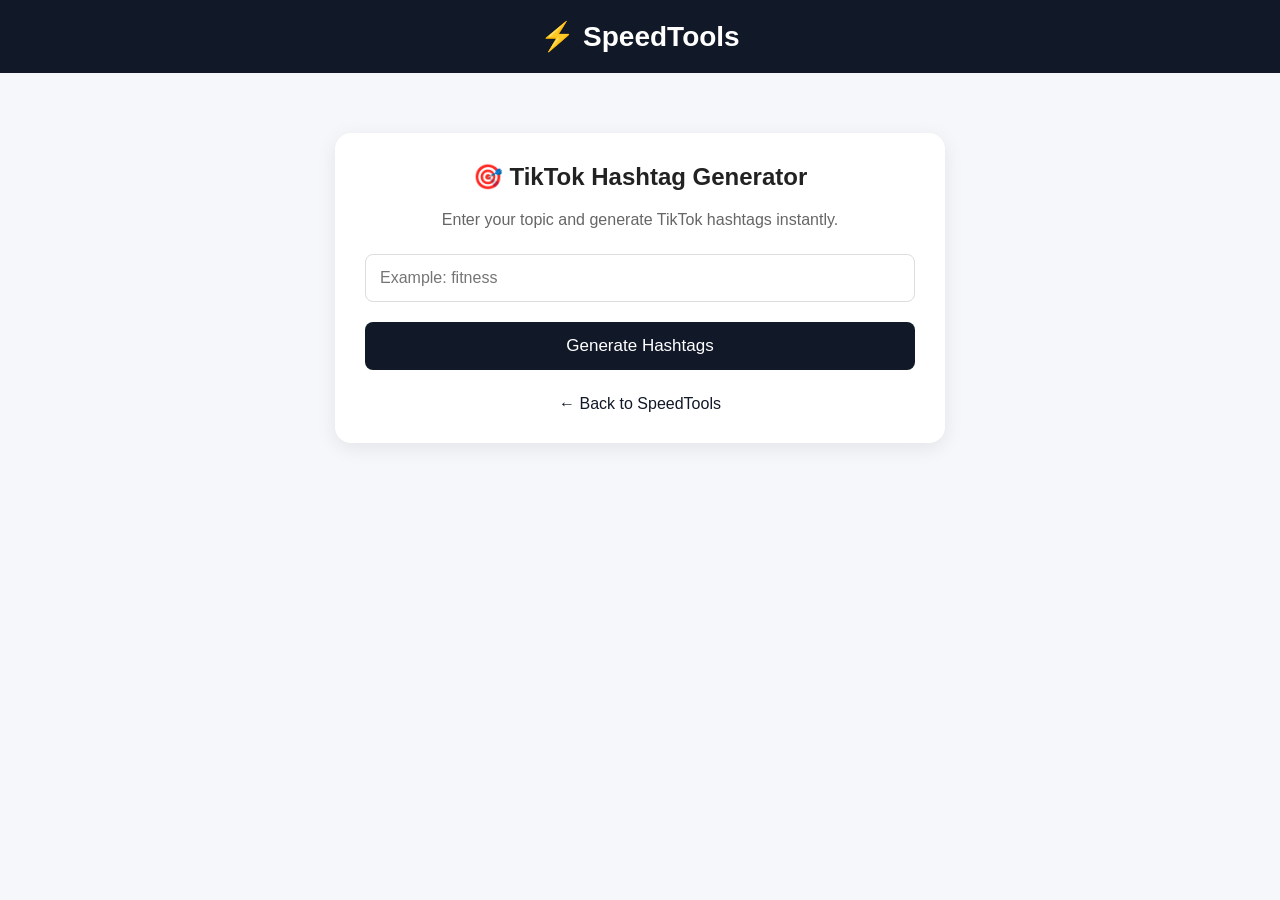
<file: tiktok-hashtag-generator.html>
<!DOCTYPE html>
<html lang="en">
<head>
<meta charset="UTF-8">
<meta name="viewport" content="width=device-width, initial-scale=1.0">

<title>TikTok Hashtag Generator - SpeedTools</title>

<style>
* {
    box-sizing: border-box;
}

body {
    margin: 0;
    font-family: Arial, sans-serif;
    background: #f5f7fb;
    color: #222;
}

header {
    background: #111827;
    color: white;
    padding: 20px;
    text-align: center;
}

header h1 {
    margin: 0;
    font-size: 28px;
}

.container {
    max-width: 650px;
    margin: 40px auto;
    padding: 20px;
}

.card {
    background: white;
    padding: 30px;
    border-radius: 16px;
    box-shadow: 0 5px 20px rgba(0,0,0,0.08);
}

h2 {
    text-align: center;
    margin-top: 0;
}

.description {
    text-align: center;
    color: #666;
    margin-bottom: 25px;
}

input {
    width: 100%;
    padding: 14px;
    border: 1px solid #ddd;
    border-radius: 8px;
    font-size: 16px;
}

button {
    width: 100%;
    margin-top: 20px;
    padding: 14px;
    border: none;
    border-radius: 8px;
    background: #111827;
    color: white;
    font-size: 17px;
    cursor: pointer;
}

.hashtags {
    display: none;
    margin-top: 25px;
    padding: 20px;
    background: #f1f5f9;
    border-radius: 10px;
    line-height: 2;
    font-size: 17px;
}

.copy {
    background: #16a34a;
}

.back {
    display: block;
    text-align: center;
    margin-top: 25px;
    color: #111827;
    text-decoration: none;
}
</style>
</head>

<body>

<header>
    <h1>⚡ SpeedTools</h1>
</header>

<div class="container">

    <div class="card">

        <h2>🎯 TikTok Hashtag Generator</h2>

        <p class="description">
            Enter your topic and generate TikTok hashtags instantly.
        </p>

        <input
            type="text"
            id="topic"
            placeholder="Example: fitness"
        >

        <button onclick="generateHashtags()">
            Generate Hashtags
        </button>

        <div class="hashtags" id="hashtags"></div>

        <button
            class="copy"
            id="copyButton"
            onclick="copyHashtags()"
            style="display:none;"
        >
            📋 Copy Hashtags
        </button>

        <a class="back" href="index.html">
            ← Back to SpeedTools
        </a>

    </div>

</div>

<script>

function generateHashtags() {

    let topic = document.getElementById("topic").value.trim();

    if (topic === "") {
        alert("Please enter a topic.");
        return;
    }

    topic = topic
        .replace(/\s+/g, "")
        .replace(/#/g, "");

    let hashtags =
        "#" + topic +
        " #" + topic + "tips" +
        " #" + topic + "tok" +
        " #" + topic + "viral" +
        " #" + topic + "trend" +
        " #" + topic + "community" +
        " #fyp" +
        " #foryou" +
        " #foryoupage" +
        " #viral" +
        " #trending" +
        " #tiktok" +
        " #tiktoktips" +
        " #tiktokcreator" +
        " #tiktokviral";

    document.getElementById("hashtags").innerText = hashtags;

    document.getElementById("hashtags").style.display = "block";

    document.getElementById("copyButton").style.display = "block";
}

function copyHashtags() {

    let text =
        document.getElementById("hashtags").innerText;

    navigator.clipboard.writeText(text);

    alert("Hashtags copied!");
}

</script>

</body>
</html>
</file>
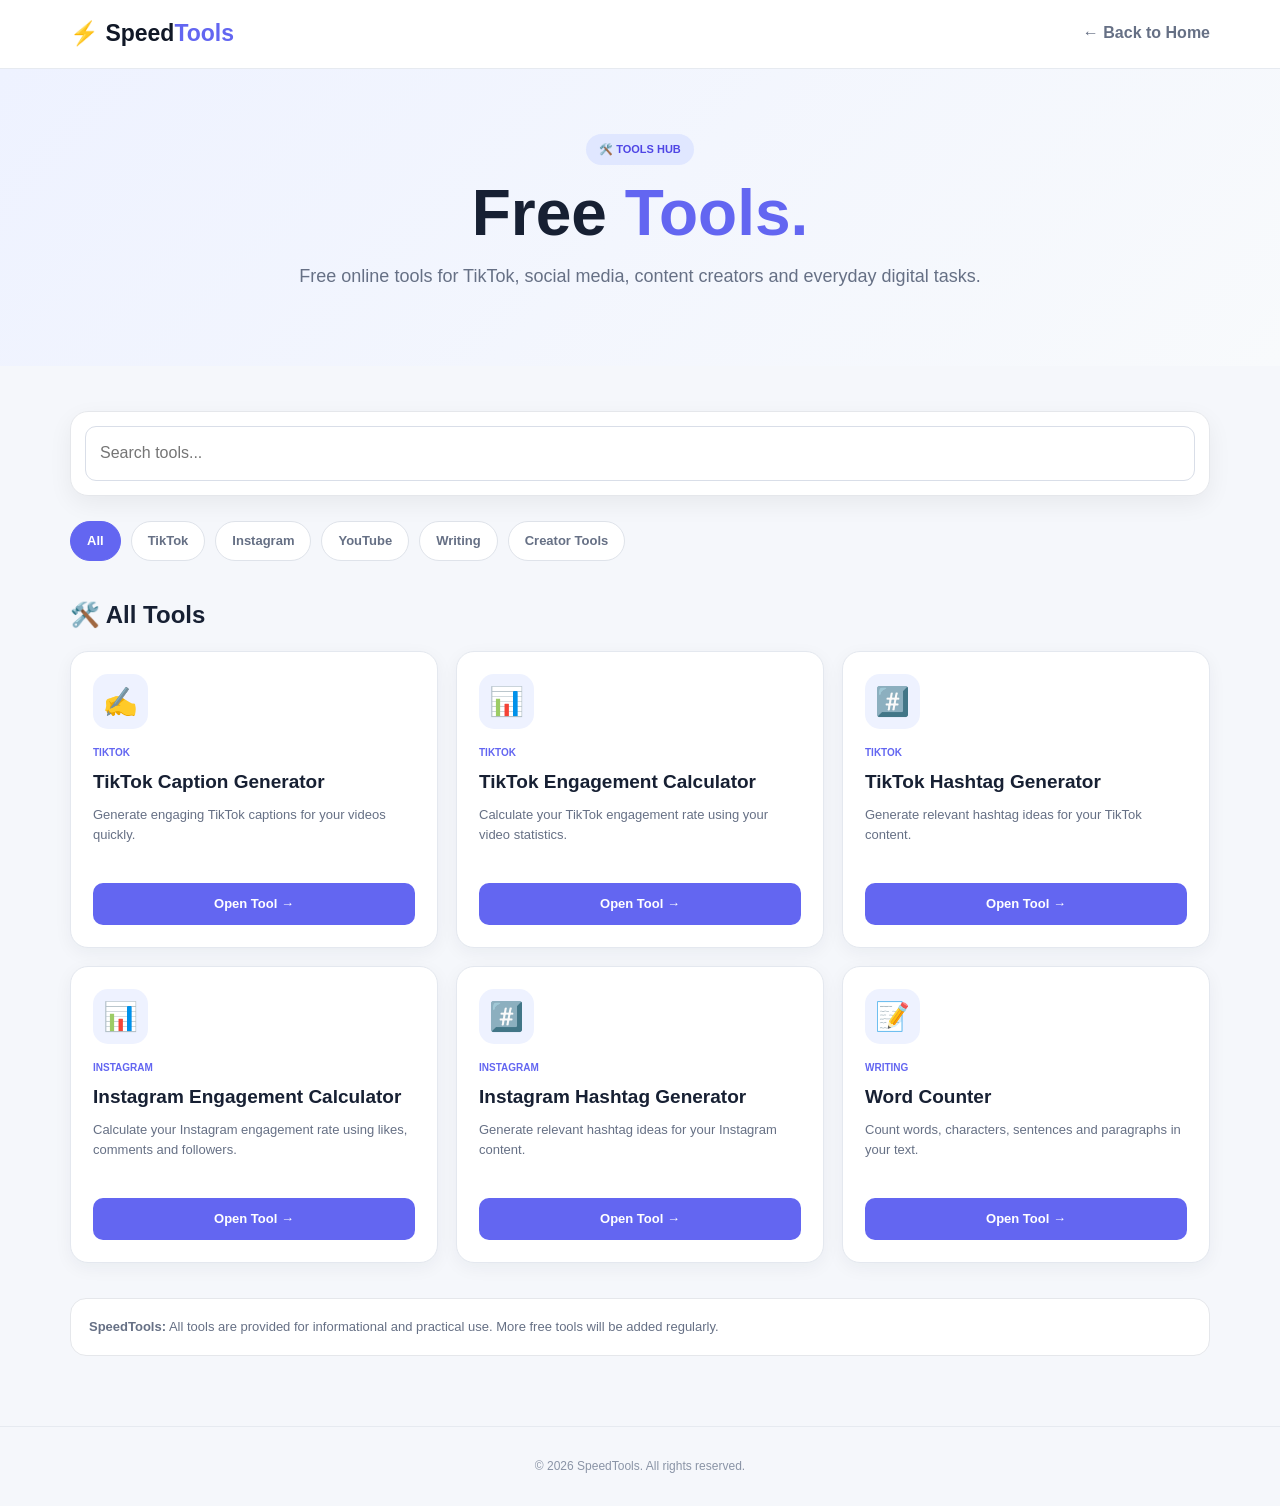
<file: tools.html>
<!DOCTYPE html>
<html lang="en">
<head>
<meta charset="UTF-8">
<meta name="viewport" content="width=device-width, initial-scale=1.0">

<title>Free Online Tools - SpeedTools</title>

<meta name="description"
content="Free online tools for TikTok, social media, content creators and everyday tasks.">

<style>
*{
  box-sizing:border-box;
  margin:0;
  padding:0;
}

html{
  scroll-behavior:smooth;
}

body{
  font-family:Inter,Arial,sans-serif;
  background:#f5f7fb;
  color:#172033;
  line-height:1.55;
}

header{
  position:sticky;
  top:0;
  z-index:20;
  background:#fff;
  border-bottom:1px solid #e6eaf0;
}

.nav{
  max-width:1180px;
  margin:auto;
  padding:16px 20px;
  display:flex;
  justify-content:space-between;
  align-items:center;
}

.logo{
  text-decoration:none;
  color:#111827;
  font-size:23px;
  font-weight:900;
}

.logo span{
  color:#6366f1;
}

.back{
  text-decoration:none;
  color:#667085;
  font-weight:800;
}

.hero{
  text-align:center;
  padding:65px 20px 75px;
  background:linear-gradient(135deg,#eef2ff,#f8fafc);
}

.badge{
  display:inline-block;
  background:#e0e7ff;
  color:#4f46e5;
  padding:7px 13px;
  border-radius:30px;
  font-size:11px;
  font-weight:900;
  margin-bottom:15px;
}

.hero h1{
  font-size:clamp(40px,7vw,64px);
  line-height:1.05;
  margin-bottom:16px;
}

.hero h1 span{
  color:#6366f1;
}

.hero p{
  max-width:720px;
  margin:auto;
  color:#667085;
  font-size:18px;
}

.container{
  max-width:1180px;
  margin:auto;
  padding:45px 20px 70px;
}

.toolbar{
  position:sticky;
  top:66px;
  z-index:10;
  background:#fff;
  border:1px solid #e5e7eb;
  border-radius:18px;
  padding:14px;
  box-shadow:0 8px 25px rgba(0,0,0,.06);
  margin-bottom:25px;
}

.toolbar input{
  width:100%;
  padding:14px;
  border:1px solid #d9dee8;
  border-radius:11px;
  background:#fff;
  font:inherit;
  outline:none;
}

/* Categories */

.categories{
  display:flex;
  flex-wrap:wrap;
  gap:10px;
  margin-bottom:35px;
}

.category{
  padding:9px 16px;
  border:1px solid #dfe3ea;
  background:#fff;
  color:#667085;
  border-radius:30px;
  font-size:13px;
  font-weight:800;
  cursor:pointer;
  transition:.2s;
}

.category:hover{
  border-color:#6366f1;
  color:#6366f1;
}

.category.active{
  background:#6366f1;
  border-color:#6366f1;
  color:#fff;
}

.section-title{
  font-size:24px;
  margin:35px 0 18px;
}

.tools-grid{
  display:grid;
  grid-template-columns:repeat(3,1fr);
  gap:18px;
}

.tool-card{
  background:#fff;
  border:1px solid #e4e8ef;
  border-radius:18px;
  padding:22px;
  box-shadow:0 5px 18px rgba(20,30,50,.05);
  transition:.2s;
  display:flex;
  flex-direction:column;
}

.tool-card:hover{
  transform:translateY(-4px);
  box-shadow:0 12px 28px rgba(20,30,50,.10);
}

.tool-icon{
  width:55px;
  height:55px;
  display:flex;
  align-items:center;
  justify-content:center;
  background:#eef2ff;
  border-radius:15px;
  font-size:28px;
  margin-bottom:16px;
}

.tool-category{
  font-size:10px;
  color:#6366f1;
  font-weight:900;
  text-transform:uppercase;
  margin-bottom:7px;
}

.tool-card h3{
  font-size:19px;
  margin-bottom:8px;
}

.tool-card p{
  color:#667085;
  font-size:13px;
  min-height:60px;
  margin-bottom:18px;
}

.open-tool{
  display:block;
  text-align:center;
  text-decoration:none;
  background:#6366f1;
  color:#fff;
  border-radius:10px;
  padding:11px;
  font-size:13px;
  font-weight:900;
  margin-top:auto;
}

.open-tool:hover{
  background:#4f46e5;
}

.no-results{
  display:none;
  text-align:center;
  padding:35px;
  color:#667085;
}

.note{
  margin-top:35px;
  padding:18px;
  background:#fff;
  border:1px solid #e5e7eb;
  border-radius:16px;
  color:#667085;
  font-size:13px;
}

footer{
  border-top:1px solid #e6eaf0;
  padding:30px 20px;
  text-align:center;
  color:#8a94a6;
  font-size:12px;
}

@media(max-width:900px){
  .tools-grid{
    grid-template-columns:repeat(2,1fr);
  }
}

@media(max-width:600px){
  .tools-grid{
    grid-template-columns:1fr;
  }

  .hero{
    padding:50px 20px 60px;
  }

  .nav{
    padding:14px 16px;
  }

  .back{
    font-size:13px;
  }
}
</style>
</head>

<body>

<header>
  <div class="nav">

    <a class="logo" href="index.html">
      ⚡ Speed<span>Tools</span>
    </a>

    <a class="back" href="index.html">
      ← Back to Home
    </a>

  </div>
</header>


<section class="hero">

  <div class="badge">🛠️ TOOLS HUB</div>

  <h1>Free <span>Tools.</span></h1>

  <p>
    Free online tools for TikTok, social media, content creators
    and everyday digital tasks.
  </p>

</section>


<main class="container">

  <div class="toolbar">

    <input
      type="search"
      id="search"
      placeholder="Search tools..."
      autocomplete="off"
    >

  </div>


  <!-- Categories -->

  <div class="categories">

    <div class="category active" data-category="all">
      All
    </div>

    <div class="category" data-category="tiktok">
      TikTok
    </div>

    <div class="category" data-category="instagram">
      Instagram
    </div>

    <div class="category" data-category="youtube">
      YouTube
    </div>

    <div class="category" data-category="writing">
      Writing
    </div>

    <div class="category" data-category="creator">
      Creator Tools
    </div>

  </div>


  <h2 class="section-title" id="sectionTitle">
    🛠️ All Tools
  </h2>


  <section class="tools-grid" id="toolsGrid">


    <!-- TikTok Caption Generator -->

    <article class="tool-card"
      data-name="tiktok caption generator"
      data-category="tiktok">

      <div class="tool-icon">✍️</div>

      <div class="tool-category">
        TikTok
      </div>

      <h3>
        TikTok Caption Generator
      </h3>

      <p>
        Generate engaging TikTok captions for your videos quickly.
      </p>

      <a
        class="open-tool"
        href="tiktok-caption-generator.html">
        Open Tool →
      </a>

    </article>


    <!-- TikTok Engagement Calculator -->

    <article class="tool-card"
      data-name="tiktok engagement calculator"
      data-category="tiktok">

      <div class="tool-icon">📊</div>

      <div class="tool-category">
        TikTok
      </div>

      <h3>
        TikTok Engagement Calculator
      </h3>

      <p>
        Calculate your TikTok engagement rate using your video statistics.
      </p>

      <a
        class="open-tool"
        href="tiktok-engagement.html">
        Open Tool →
      </a>

    </article>


    <!-- TikTok Hashtag Generator -->

    <article class="tool-card"
      data-name="tiktok hashtag generator"
      data-category="tiktok">

      <div class="tool-icon">#️⃣</div>

      <div class="tool-category">
        TikTok
      </div>

      <h3>
        TikTok Hashtag Generator
      </h3>

      <p>
        Generate relevant hashtag ideas for your TikTok content.
      </p>

      <a
        class="open-tool"
        href="tiktok-hashtag-generator.html">
        Open Tool →
      </a>

    </article>

<!-- Instagram Engagement Calculator -->

<article class="tool-card"
  data-name="instagram engagement calculator"
  data-category="instagram">

  <div class="tool-icon">📊</div>

  <div class="tool-category">
    Instagram
  </div>

  <h3>
    Instagram Engagement Calculator
  </h3>

  <p>
    Calculate your Instagram engagement rate using likes,
    comments and followers.
  </p>

  <a
    class="open-tool"
    href="instagram-engagement.html">
    Open Tool →
  </a>

</article>
    <!-- Instagram Hashtag Generator -->

<article class="tool-card"
  data-name="instagram hashtag generator"
  data-category="instagram">

  <div class="tool-icon">#️⃣</div>

  <div class="tool-category">
    Instagram
  </div>

  <h3>
    Instagram Hashtag Generator
  </h3>

  <p>
    Generate relevant hashtag ideas for your Instagram content.
  </p>

  <a
    class="open-tool"
    href="instagram-hashtag-generator.html">
    Open Tool →
  </a>

</article>
    <!-- Word Counter -->

    <article class="tool-card"
      data-name="word counter"
      data-category="writing">

      <div class="tool-icon">📝</div>

      <div class="tool-category">
        Writing
      </div>

      <h3>
        Word Counter
      </h3>

      <p>
        Count words, characters, sentences and paragraphs in your text.
      </p>

      <a
        class="open-tool"
        href="word-counter.html">
        Open Tool →
      </a>

    </article>


  </section>


  <div class="no-results" id="noResults">
    No tools found.
  </div>


  <div class="note">

    <strong>SpeedTools:</strong>
    All tools are provided for informational and practical use.
    More free tools will be added regularly.

  </div>

</main>


<footer>
  © 2026 SpeedTools. All rights reserved.
</footer>


<script>

const search = document.getElementById("search");
const cards = document.querySelectorAll(".tool-card");
const categories = document.querySelectorAll(".category");
const noResults = document.getElementById("noResults");
const sectionTitle = document.getElementById("sectionTitle");

let activeCategory = "all";


function filterTools() {

  const query = search.value.toLowerCase().trim();

  let visibleCount = 0;

  cards.forEach(function(card) {

    const name = card.getAttribute("data-name").toLowerCase();
    const category = card.getAttribute("data-category").toLowerCase();

    const searchMatch = name.includes(query);

    let categoryMatch = false;

    if (activeCategory === "all") {
      categoryMatch = true;
    } 
    else if (category === activeCategory) {
      categoryMatch = true;
    }

    if (searchMatch && categoryMatch) {

      card.style.display = "flex";
      visibleCount++;

    } else {

      card.style.display = "none";

    }

  });


  if (visibleCount === 0) {
    noResults.style.display = "block";
  } else {
    noResults.style.display = "none";
  }

}


/* Category buttons */

categories.forEach(function(button) {

  button.addEventListener("click", function() {

    /* Remove active from all buttons */

    categories.forEach(function(item) {
      item.classList.remove("active");
    });

    /* Activate clicked button */

    button.classList.add("active");

    /* Get selected category */

    activeCategory = button.getAttribute("data-category");


    /* Change title */

    if (activeCategory === "all") {

      sectionTitle.textContent = "🛠️ All Tools";

    } else {

      const categoryName = button.textContent.trim();

      sectionTitle.textContent =
        "🛠️ " + categoryName + " Tools";

    }


    /* Filter */

    filterTools();

  });

});


/* Search */

search.addEventListener("input", function() {

  filterTools();

});


/* Initial filter */

filterTools();

</script>

</body>
</html>
</file>
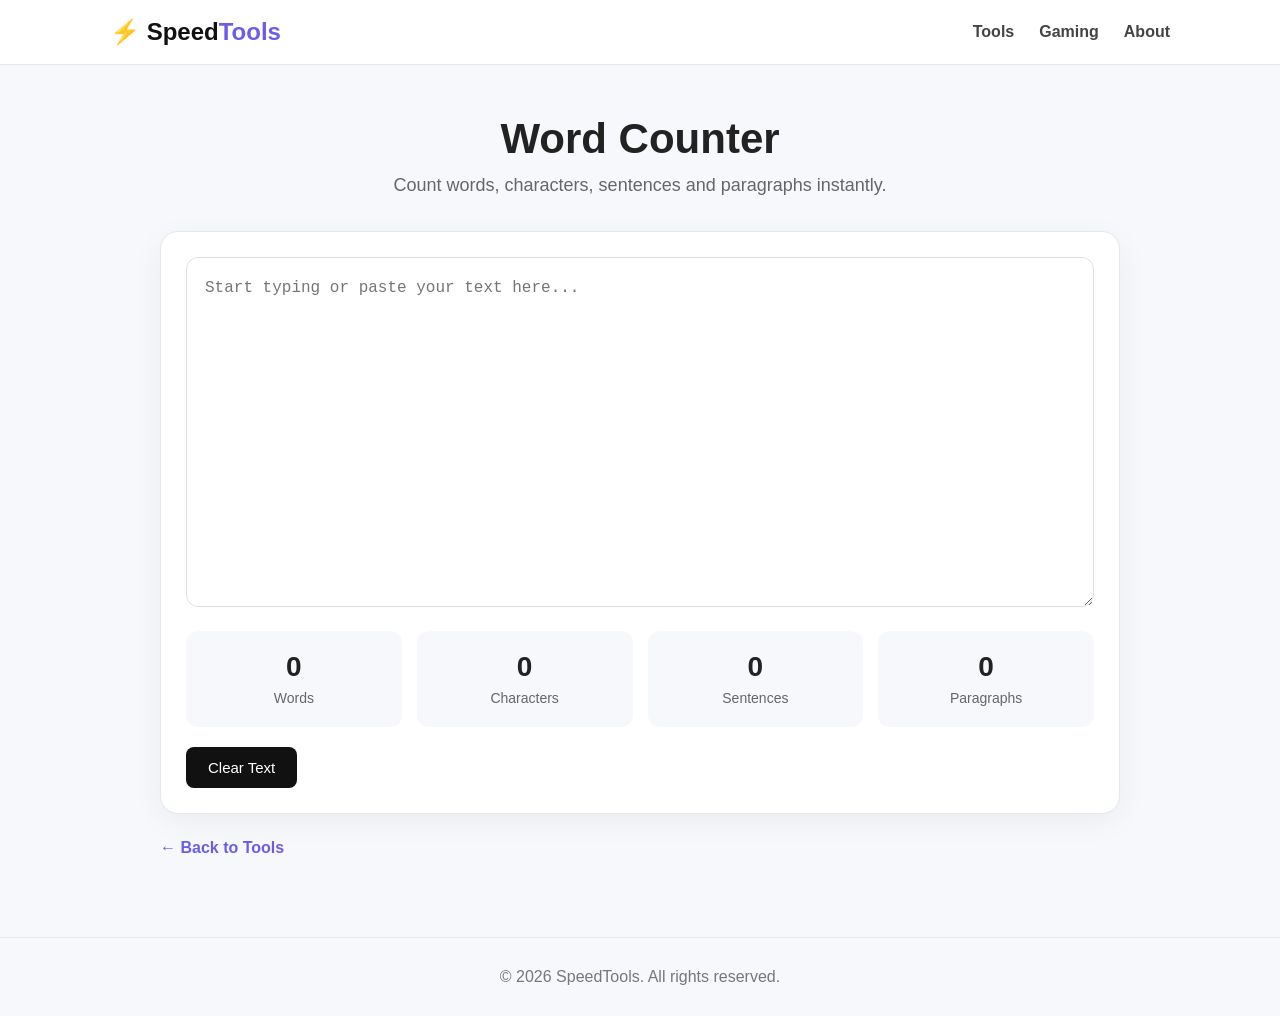
<file: word-counter.html>
<!DOCTYPE html>
<html lang="en">
<head>
<meta charset="UTF-8">
<meta name="viewport" content="width=device-width, initial-scale=1.0">

<title>Word Counter - Free Online Word & Character Counter | SpeedTools</title>

<meta name="description"
content="Free online word counter. Count words, characters, sentences and paragraphs instantly. Fast, simple and accurate.">

<style>

*{
    box-sizing:border-box;
    margin:0;
    padding:0;
}

body{
    font-family:Arial, sans-serif;
    background:#f7f8fc;
    color:#222;
}

header{
    background:#fff;
    border-bottom:1px solid #e5e7eb;
    position:sticky;
    top:0;
    z-index:100;
}

.nav{
    max-width:1100px;
    margin:auto;
    padding:18px 20px;
    display:flex;
    justify-content:space-between;
    align-items:center;
}

.logo{
    text-decoration:none;
    font-size:24px;
    font-weight:800;
    color:#111;
}

.logo span{
    color:#6c5ce7;
}

.nav-links{
    display:flex;
    gap:25px;
}

.nav-links a{
    text-decoration:none;
    color:#444;
    font-weight:600;
}

.container{
    max-width:1000px;
    margin:auto;
    padding:50px 20px;
}

.hero{
    text-align:center;
    margin-bottom:35px;
}

.hero h1{
    font-size:42px;
    margin-bottom:12px;
}

.hero p{
    color:#666;
    font-size:18px;
}

.tool-box{
    background:#fff;
    border:1px solid #e5e7eb;
    border-radius:18px;
    padding:25px;
    box-shadow:0 8px 30px rgba(0,0,0,.05);
}

textarea{
    width:100%;
    min-height:350px;
    resize:vertical;
    border:1px solid #dcdfe6;
    border-radius:12px;
    padding:18px;
    font-size:16px;
    line-height:1.6;
    outline:none;
}

textarea:focus{
    border-color:#6c5ce7;
}

.stats{
    display:grid;
    grid-template-columns:repeat(4,1fr);
    gap:15px;
    margin-top:20px;
}

.stat{
    background:#f7f8fc;
    border-radius:12px;
    padding:20px;
    text-align:center;
}

.stat strong{
    display:block;
    font-size:28px;
    margin-bottom:6px;
}

.stat span{
    color:#666;
    font-size:14px;
}

.clear{
    margin-top:20px;
    padding:12px 22px;
    border:0;
    border-radius:8px;
    background:#111;
    color:#fff;
    cursor:pointer;
    font-size:15px;
}

.clear:hover{
    opacity:.9;
}

.back{
    display:inline-block;
    margin-top:25px;
    color:#6c5ce7;
    text-decoration:none;
    font-weight:600;
}

footer{
    text-align:center;
    padding:30px 20px;
    color:#777;
    border-top:1px solid #e5e7eb;
    margin-top:30px;
}

@media(max-width:700px){

    .hero h1{
        font-size:32px;
    }

    .stats{
        grid-template-columns:repeat(2,1fr);
    }

    .nav-links{
        gap:12px;
    }

}

</style>
</head>

<body>

<header>

<div class="nav">

<a class="logo" href="index.html">
⚡ Speed<span>Tools</span>
</a>

<div class="nav-links">
<a href="tools.html">Tools</a>
<a href="index.html#gaming">Gaming</a>
<a href="index.html#about">About</a>
</div>

</div>

</header>

<main class="container">

<section class="hero">

<h1>Word Counter</h1>

<p>
Count words, characters, sentences and paragraphs instantly.
</p>

</section>

<section class="tool-box">

<textarea
id="text"
placeholder="Start typing or paste your text here..."
></textarea>

<div class="stats">

<div class="stat">
<strong id="words">0</strong>
<span>Words</span>
</div>

<div class="stat">
<strong id="characters">0</strong>
<span>Characters</span>
</div>

<div class="stat">
<strong id="sentences">0</strong>
<span>Sentences</span>
</div>

<div class="stat">
<strong id="paragraphs">0</strong>
<span>Paragraphs</span>
</div>

</div>

<button class="clear" onclick="clearText()">
Clear Text
</button>

</section>

<a class="back" href="tools.html">
← Back to Tools
</a>

</main>

<footer>

© 2026 SpeedTools. All rights reserved.

</footer>

<script>

const text = document.getElementById("text");

text.addEventListener("input", countText);

function countText(){

    const value = text.value;

    const words = value.trim()
        ? value.trim().split(/\s+/).length
        : 0;

    const characters = value.length;

    const sentences = value.trim()
        ? value.split(/[.!?]+/)
            .filter(sentence => sentence.trim().length > 0)
            .length
        : 0;

    const paragraphs = value.trim()
        ? value.split(/\n+/)
            .filter(paragraph => paragraph.trim().length > 0)
            .length
        : 0;

    document.getElementById("words").textContent = words;
    document.getElementById("characters").textContent = characters;
    document.getElementById("sentences").textContent = sentences;
    document.getElementById("paragraphs").textContent = paragraphs;

}

function clearText(){

    text.value = "";

    countText();

}

</script>

</body>
  </html>
</file>
<file: css/style.css>
*{
    margin:0;
    padding:0;
    box-sizing:border-box;
}

html{
    scroll-behavior:smooth;
}

body{
    font-family:Inter,Arial,Helvetica,sans-serif;
    background:#f7f8fc;
    color:#151a2b;
    line-height:1.6;
}

a{
    color:inherit;
    text-decoration:none;
}

button,
input{
    font:inherit;
}

.container{
    width:min(1180px,calc(100% - 40px));
    margin:auto;
}


/* ================= HEADER ================= */

.site-header{
    position:sticky;
    top:0;
    z-index:1000;
    background:rgba(255,255,255,.92);
    backdrop-filter:blur(16px);
    border-bottom:1px solid #e8eaf0;
}

.nav{
    min-height:72px;
    display:flex;
    align-items:center;
    justify-content:space-between;
    gap:25px;
}

.logo{
    display:inline-flex;
    align-items:center;
    gap:6px;
    font-size:24px;
    font-weight:800;
    letter-spacing:-.8px;
    white-space:nowrap;
}

.logo span:last-child{
    color:#6757e8;
}

.logo-symbol{
    font-size:22px;
}

.nav-links{
    display:flex;
    align-items:center;
    gap:30px;
}

.nav-links a{
    color:#5d6475;
    font-size:14px;
    font-weight:600;
    transition:.2s;
}

.nav-links a:hover{
    color:#6757e8;
}

.nav-button{
    padding:10px 16px;
    border-radius:10px;
    background:#6757e8;
    color:white;
    font-size:14px;
    font-weight:700;
}


/* ================= HERO ================= */

.hero{
    padding:100px 0 90px;
    text-align:center;
    background:
        radial-gradient(circle at 10% 20%,rgba(103,87,232,.13),transparent 28%),
        radial-gradient(circle at 90% 10%,rgba(28,185,160,.10),transparent 25%),
        linear-gradient(135deg,#fff,#f4f3ff);
}

.hero-content{
    max-width:850px;
}

.hero-badge{
    display:inline-flex;
    padding:7px 14px;
    border-radius:100px;
    background:#ece9ff;
    color:#5c4bd1;
    font-size:13px;
    font-weight:700;
    margin-bottom:22px;
}

.hero h1{
    font-size:clamp(42px,7vw,72px);
    line-height:1.04;
    letter-spacing:-3px;
    margin-bottom:24px;
}

.hero h1 span{
    color:#6757e8;
}

.hero-description{
    max-width:700px;
    margin:0 auto 34px;
    color:#697184;
    font-size:18px;
}

.hero-search{
    max-width:680px;
    margin:0 auto 22px;
    display:flex;
    align-items:center;
    background:white;
    border:1px solid #dedfea;
    border-radius:16px;
    padding:7px 14px;
    box-shadow:0 18px 50px rgba(30,35,60,.10);
}

.search-icon{
    color:#7c8495;
    font-size:26px;
    margin-right:10px;
}

.hero-search input{
    width:100%;
    border:0;
    outline:0;
    padding:13px 5px;
    background:transparent;
    color:#151a2b;
}

.hero-search input::placeholder{
    color:#9aa1b0;
}

.hero-actions{
    display:flex;
    justify-content:center;
    gap:12px;
    flex-wrap:wrap;
}

.button{
    display:inline-flex;
    align-items:center;
    justify-content:center;
    gap:8px;
    min-height:46px;
    padding:0 20px;
    border-radius:12px;
    font-weight:700;
    font-size:14px;
    transition:.2s;
}

.button-primary{
    background:#6757e8;
    color:white;
    box-shadow:0 10px 25px rgba(103,87,232,.22);
}

.button-primary:hover{
    transform:translateY(-2px);
}

.button-secondary{
    background:white;
    border:1px solid #dfe2ea;
}

.button-secondary:hover{
    border-color:#6757e8;
    color:#6757e8;
}


/* ================= TRUST ================= */

.trust-section{
    background:white;
    border-bottom:1px solid #e8eaf0;
}

.trust-grid{
    display:grid;
    grid-template-columns:repeat(4,1fr);
}

.trust-item{
    padding:24px 15px;
    text-align:center;
    border-right:1px solid #eceef3;
}

.trust-item:last-child{
    border-right:0;
}

.trust-item strong{
    display:block;
    font-size:15px;
}

.trust-item span{
    color:#818899;
    font-size:13px;
}


/* ================= SECTIONS ================= */

.section{
    padding:90px 0;
}

.section-heading{
    margin-bottom:35px;
}

.section-heading.centered{
    text-align:center;
}

.section-label{
    display:inline-block;
    margin-bottom:9px;
    color:#6757e8;
    font-size:12px;
    font-weight:800;
    letter-spacing:1.5px;
}

.section-heading h2{
    font-size:36px;
    line-height:1.15;
    letter-spacing:-1.3px;
    margin-bottom:8px;
}

.section-heading p{
    color:#737b8c;
}


/* ================= TOOLS ================= */

.tools-grid{
    display:grid;
    grid-template-columns:repeat(3,1fr);
    gap:18px;
}

.tool-card{
    display:flex;
    flex-direction:column;
    background:white;
    border:1px solid #e3e6ed;
    border-radius:18px;
    padding:23px;
    transition:.25s;
}

.tool-card:hover{
    transform:translateY(-4px);
    border-color:#d6d0ff;
    box-shadow:0 18px 40px rgba(30,35,65,.08);
}

.tool-icon{
    width:52px;
    height:52px;
    display:flex;
    align-items:center;
    justify-content:center;
    border-radius:14px;
    font-size:25px;
    margin-bottom:20px;
}

.tool-icon.purple{
    background:#eeebff;
}

.tool-icon.blue{
    background:#eaf3ff;
}

.tool-icon.green{
    background:#e7f8f2;
}

.tool-icon.orange{
    background:#fff1e5;
}

.tool-icon.pink{
    background:#ffeaf3;
}

.tool-icon.teal{
    background:#e6f8f8;
}

.tool-category{
    color:#747c8e;
    font-size:11px;
    font-weight:800;
    text-transform:uppercase;
    letter-spacing:1px;
}

.tool-card h3{
    font-size:19px;
    margin:6px 0 8px;
}

.tool-card p{
    color:#737b8c;
    font-size:14px;
    margin-bottom:22px;
}

.tool-button{
    margin-top:auto;
    color:#6757e8;
    font-size:14px;
    font-weight:800;
}

.tool-button:hover{
    text-decoration:underline;
}

.no-results{
    display:none;
    padding:70px 20px;
    text-align:center;
}

.no-results-icon{
    font-size:35px;
    margin-bottom:10px;
}

.no-results h3{
    margin-bottom:5px;
}

.no-results p{
    color:#7a8292;
}


/* ================= CATEGORIES ================= */

.categories-section{
    background:white;
}

.category-grid{
    display:grid;
    grid-template-columns:repeat(3,1fr);
    gap:16px;
}

.category-card{
    display:grid;
    grid-template-columns:auto 1fr auto;
    align-items:center;
    gap:16px;
    padding:21px;
    border:1px solid #e3e6ed;
    border-radius:17px;
    background:#fff;
    transition:.2s;
}

.category-card:hover{
    transform:translateY(-3px);
    border-color:#d7d1ff;
    box-shadow:0 14px 30px rgba(30,35,65,.07);
}

.category-icon{
    width:48px;
    height:48px;
    display:flex;
    align-items:center;
    justify-content:center;
    border-radius:13px;
    background:#f1efff;
    font-size:22px;
}

.category-card h3{
    font-size:16px;
    margin-bottom:3px;
}

.category-card p{
    color:#7a8291;
    font-size:12px;
}

.category-card > span{
    color:#6757e8;
    font-weight:800;
    font-size:18px;
}


/* ================= WHY ================= */

.why-section{
    background:#f7f8fc;
}

.why-layout{
    display:grid;
    grid-template-columns:1fr 1.2fr;
    gap:70px;
    align-items:center;
}

.why-text h2{
    font-size:38px;
    line-height:1.12;
    letter-spacing:-1.5px;
    margin-bottom:18px;
}

.why-text p{
    color:#737b8c;
    max-width:500px;
}

.benefits-grid{
    display:grid;
    grid-template-columns:repeat(2,1fr);
    gap:16px;
}

.benefit{
    background:white;
    border:1px solid #e3e6ed;
    border-radius:17px;
    padding:23px;
}

.benefit-icon{
    font-size:25px;
    margin-bottom:12px;
}

.benefit h3{
    font-size:17px;
    margin-bottom:5px;
}

.benefit p{
    color:#777f90;
    font-size:13px;
}


/* ================= CTA ================= */

.cta-section{
    padding:30px 0 90px;
}

.cta-box{
    display:flex;
    align-items:center;
    justify-content:space-between;
    gap:30px;
    padding:45px;
    border-radius:24px;
    background:linear-gradient(135deg,#171b2e,#292d48);
    color:white;
}

.cta-box .section-label{
    color:#a99fff;
}

.cta-box h2{
    font-size:31px;
    line-height:1.15;
    margin-bottom:10px;
}

.cta-box p{
    max-width:650px;
    color:#c2c7d5;
}

.button-light{
    flex-shrink:0;
    background:white;
    color:#202437;
}


/* ================= FOOTER ================= */

.footer{
    background:#141725;
    color:white;
    padding:60px 0 25px;
}

.footer-grid{
    display:grid;
    grid-template-columns:2fr 1fr 1fr 1fr;
    gap:40px;
    padding-bottom:45px;
}

.footer-brand p{
    max-width:360px;
    margin-top:14px;
    color:#9fa5b6;
    font-size:14px;
}

.footer-column h4{
    font-size:14px;
    margin-bottom:15px;
}

.footer-column a{
    display:block;
    margin-bottom:9px;
    color:#9fa5b6;
    font-size:13px;
}

.footer-column a:hover{
    color:white;
}

.footer-bottom{
    padding-top:20px;
    border-top:1px solid #292d3d;
    color:#7f8698;
    font-size:12px;
}


/* ================= RESPONSIVE ================= */

@media(max-width:950px){

    .tools-grid{
        grid-template-columns:repeat(2,1fr);
    }

    .category-grid{
        grid-template-columns:repeat(2,1fr);
    }

    .why-layout{
        grid-template-columns:1fr;
        gap:40px;
    }

    .footer-grid{
        grid-template-columns:2fr 1fr 1fr;
    }

}


@media(max-width:700px){

    .container{
        width:min(100% - 28px,1180px);
    }

    .nav{
        min-height:64px;
    }

    .nav-links{
        display:none;
    }

    .nav-button{
        display:none;
    }

    .hero{
        padding:75px 0 70px;
    }

    .hero h1{
        font-size:43px;
        letter-spacing:-1.8px;
    }

    .hero-description{
        font-size:16px;
    }

    .trust-grid{
        grid-template-columns:repeat(2,1fr);
    }

    .trust-item:nth-child(2){
        border-right:0;
    }

    .trust-item:nth-child(-n+2){
        border-bottom:1px solid #eceef3;
    }

    .section{
        padding:65px 0;
    }

    .section-heading h2{
        font-size:30px;
    }

    .tools-grid{
        grid-template-columns:1fr;
    }

    .category-grid{
        grid-template-columns:1fr;
    }

    .benefits-grid{
        grid-template-columns:1fr;
    }

    .cta-box{
        flex-direction:column;
        align-items:flex-start;
        padding:32px 25px;
    }

    .footer-grid{
        grid-template-columns:1fr 1fr;
    }

}


@media(max-width:450px){

    .hero h1{
        font-size:38px;
    }

    .hero-actions{
        flex-direction:column;
    }

    .button{
        width:100%;
    }

    .footer-grid{
        grid-template-columns:1fr;
    }

}
</file>
